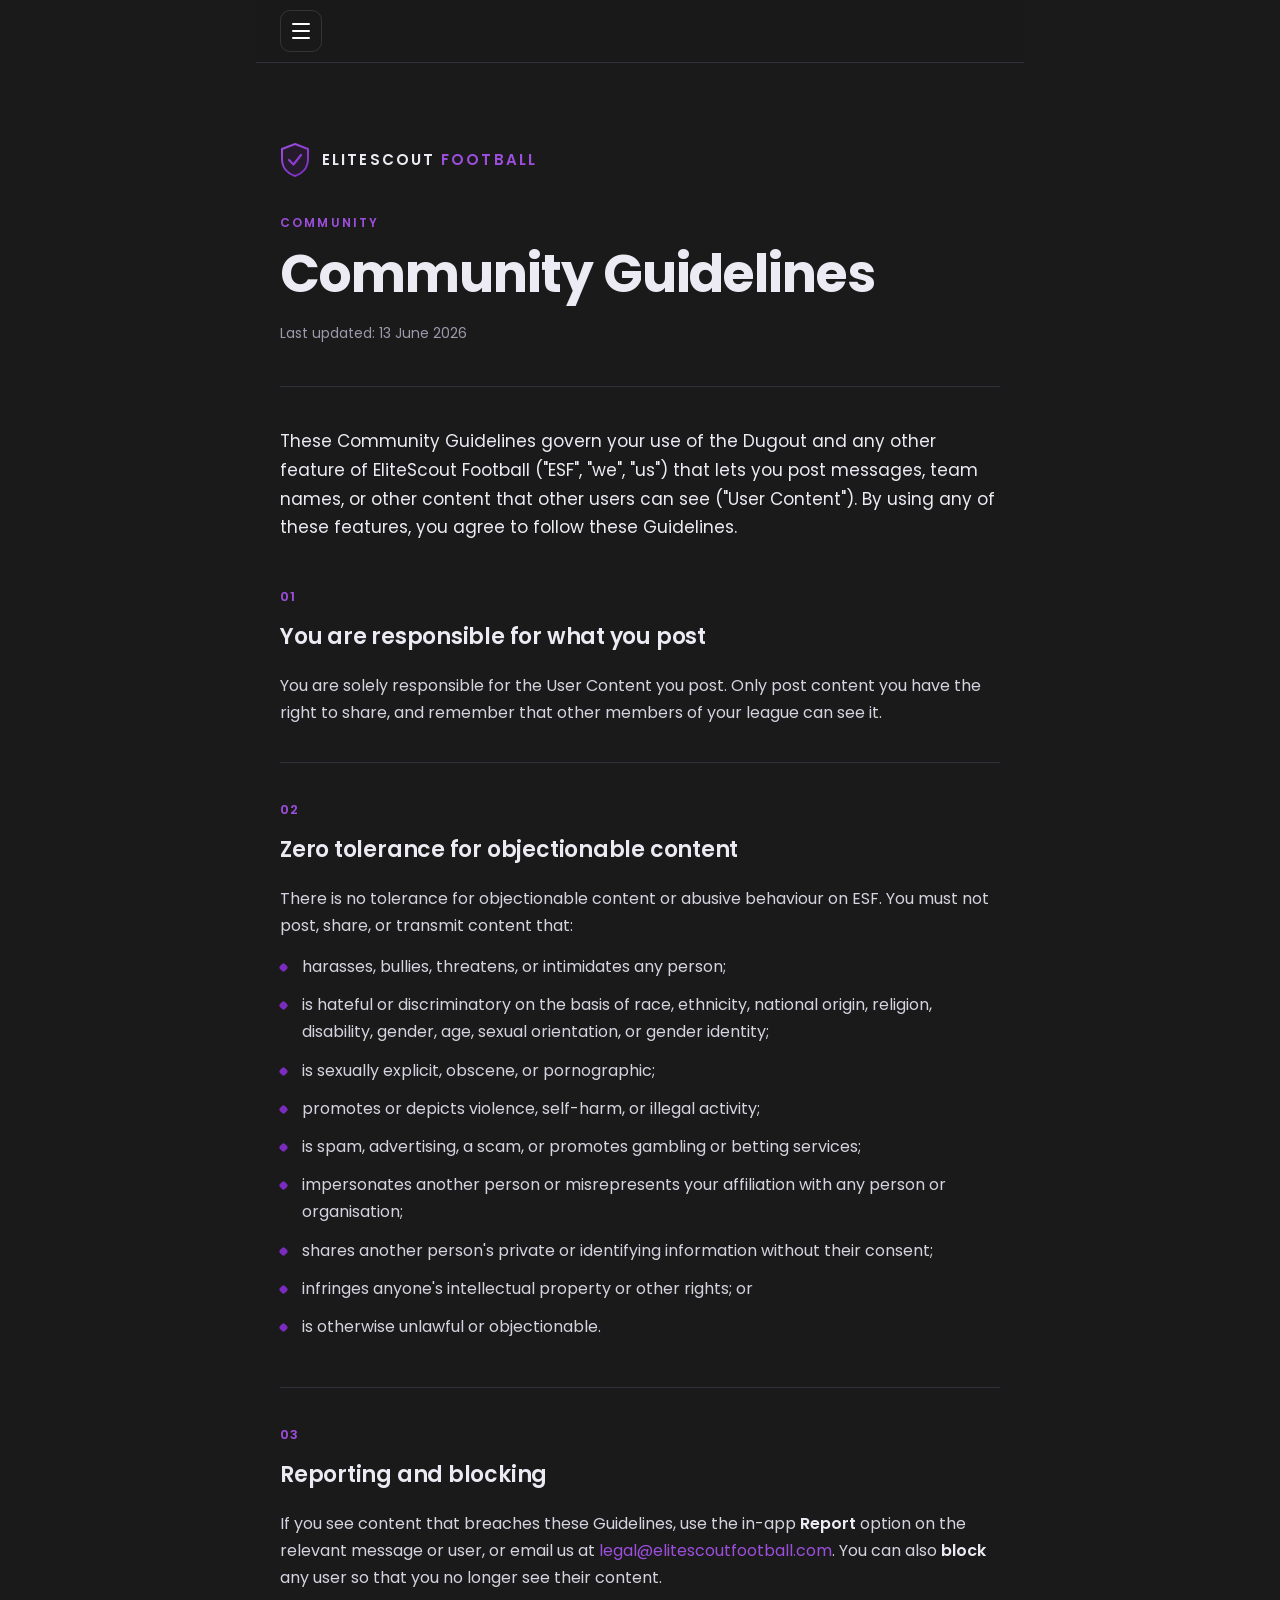
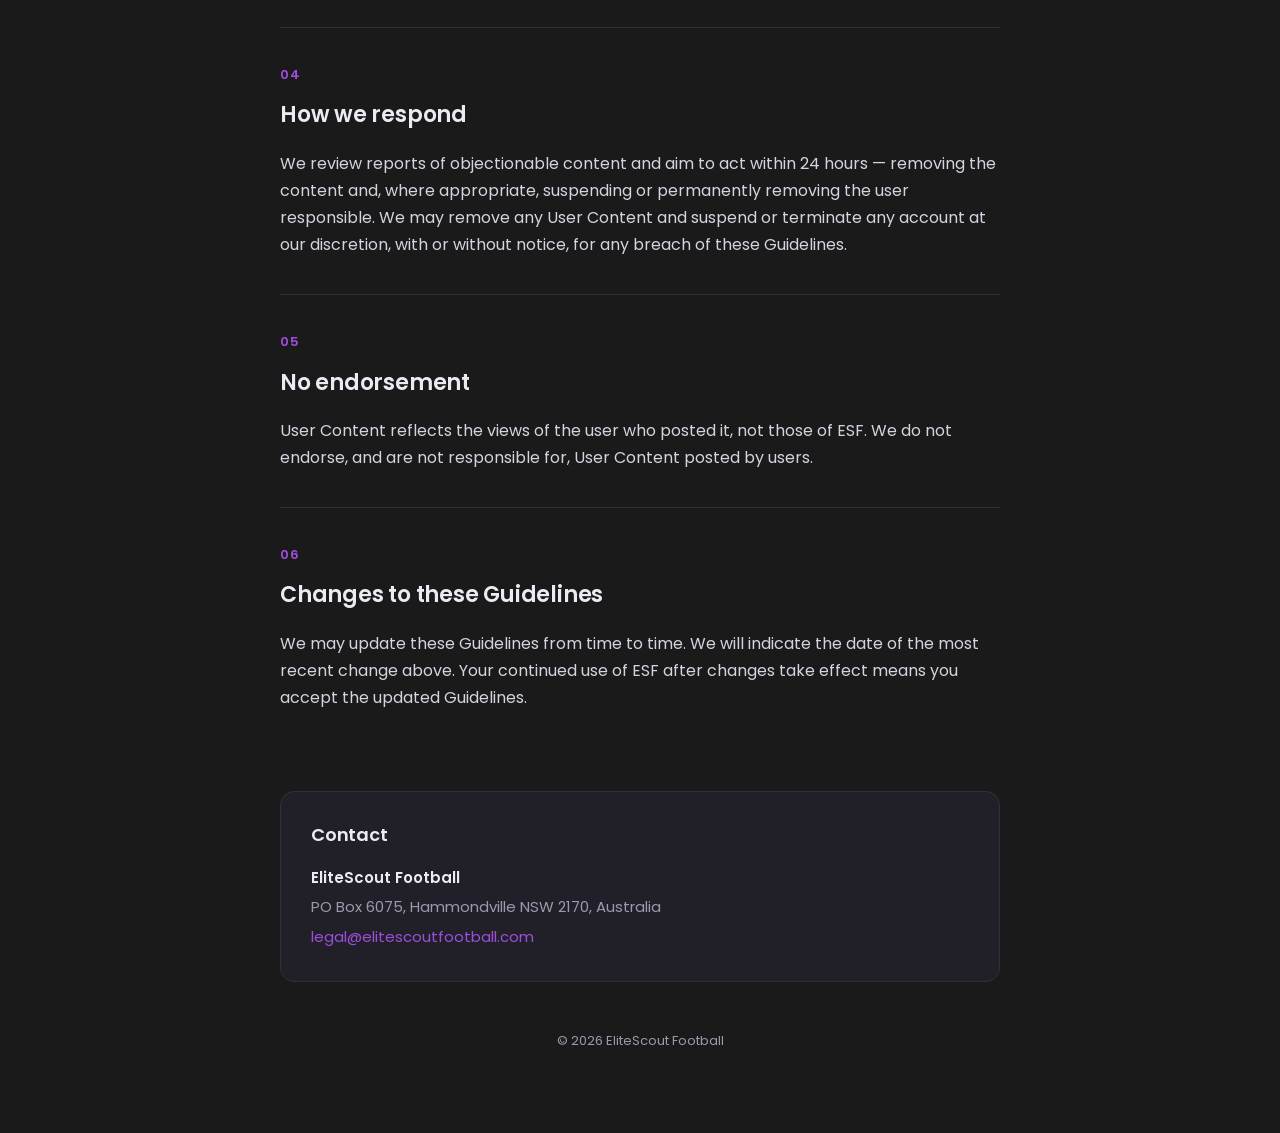
<file: community-guidelines/index.html>
<!DOCTYPE html>
<html lang="en">
<head>
<meta charset="UTF-8">
<meta name="viewport" content="width=device-width, initial-scale=1.0">
<title>Community Guidelines — EliteScout Football</title>
<meta name="description" content="The rules for the Dugout and other community features of EliteScout Football.">
<link rel="preconnect" href="https://fonts.googleapis.com">
<link rel="preconnect" href="https://fonts.gstatic.com" crossorigin>
<link href="https://fonts.googleapis.com/css2?family=Poppins:wght@400;500;600;700&display=swap" rel="stylesheet">
<script src="/nav.js" defer></script>
<style>
  :root {
    --bg: #1A1A1A;
    --surface: #212029;
    --line: #322F3D;
    --purple: #7B2CBF;
    --purple-light: #9D4EDD;
    --text: #ECEAF3;
    --muted: #9C99AC;
    --maxw: 720px;
  }

  * { box-sizing: border-box; margin: 0; padding: 0; }

  html { scroll-behavior: smooth; }

  body {
    background: var(--bg);
    color: var(--text);
    font-family: 'Poppins', system-ui, -apple-system, sans-serif;
    line-height: 1.7;
    -webkit-font-smoothing: antialiased;
    padding: 0 24px 80px;
  }

  .wrap { max-width: var(--maxw); margin: 0 auto; }

  /* Header */
  header {
    padding: 56px 0 40px;
    border-bottom: 1px solid var(--line);
    margin-bottom: 8px;
  }

  .mark {
    display: inline-flex;
    align-items: center;
    gap: 12px;
    margin-bottom: 36px;
  }

  .shield {
    width: 30px; height: 34px;
    flex: none;
  }

  .wordmark {
    font-size: 15px;
    font-weight: 600;
    letter-spacing: 0.14em;
    text-transform: uppercase;
    color: var(--text);
  }
  .wordmark span { color: var(--purple-light); }

  .eyebrow {
    font-size: 12px;
    font-weight: 600;
    letter-spacing: 0.18em;
    text-transform: uppercase;
    color: var(--purple-light);
    margin-bottom: 14px;
  }

  h1 {
    font-size: clamp(34px, 7vw, 52px);
    font-weight: 700;
    line-height: 1.05;
    letter-spacing: -0.02em;
    margin-bottom: 20px;
  }

  .updated {
    font-size: 14px;
    color: var(--muted);
  }

  .intro {
    font-size: 17px;
    color: var(--text);
    margin: 40px 0 8px;
  }

  /* Sections */
  section {
    padding: 36px 0;
    border-bottom: 1px solid var(--line);
  }
  section:last-of-type { border-bottom: none; }

  .num {
    font-size: 13px;
    font-weight: 600;
    letter-spacing: 0.1em;
    color: var(--purple-light);
    display: block;
    margin-bottom: 10px;
  }

  h2 {
    font-size: 22px;
    font-weight: 600;
    letter-spacing: -0.01em;
    margin-bottom: 16px;
  }

  p { margin-bottom: 14px; color: #D6D3E0; }
  p:last-child { margin-bottom: 0; }

  ul { list-style: none; margin: 8px 0 0; }

  li {
    position: relative;
    padding-left: 22px;
    margin-bottom: 11px;
    color: #D6D3E0;
  }

  li::before {
    content: "";
    position: absolute;
    left: 0;
    top: 0.7em;
    width: 7px; height: 7px;
    border-radius: 2px;
    background: var(--purple);
    transform: rotate(45deg);
  }

  strong { color: var(--text); font-weight: 600; }

  a { color: var(--purple-light); text-decoration: none; border-bottom: 1px solid transparent; transition: border-color .15s; }
  a:hover { border-bottom-color: var(--purple-light); }

  /* Contact card */
  .contact {
    margin-top: 44px;
    background: var(--surface);
    border: 1px solid var(--line);
    border-radius: 14px;
    padding: 28px 30px;
  }
  .contact h2 { font-size: 18px; margin-bottom: 14px; }
  .contact p { font-size: 15px; margin-bottom: 4px; color: var(--muted); }
  .contact .org { color: var(--text); font-weight: 600; }

  footer {
    margin-top: 48px;
    font-size: 13px;
    color: var(--muted);
    text-align: center;
  }

  :focus-visible { outline: 2px solid var(--purple-light); outline-offset: 3px; border-radius: 2px; }

  /* Top navigation */
  .topnav {
    position: sticky;
    top: 0;
    z-index: 50;
    margin: 0 -24px 24px;
    padding: 10px 24px;
    background: rgba(26, 26, 26, 0.92);
    backdrop-filter: saturate(140%) blur(8px);
    -webkit-backdrop-filter: saturate(140%) blur(8px);
    border-bottom: 1px solid var(--line);
  }
  .topnav-inner {
    max-width: var(--maxw);
    margin: 0 auto;
    display: flex;
    gap: 4px;
    flex-wrap: wrap;
    font-size: 13px;
  }
  .topnav-link {
    padding: 8px 12px;
    border-radius: 8px;
    color: var(--muted);
    font-weight: 500;
    letter-spacing: 0.02em;
    text-decoration: none;
    white-space: nowrap;
    border-bottom: 1px solid transparent !important;
    transition: background .15s, color .15s;
  }
  .topnav-link:hover {
    color: var(--text);
    background: rgba(123, 44, 191, 0.12);
  }
  .topnav-link.is-active {
    color: var(--purple-light);
    background: rgba(123, 44, 191, 0.18);
  }
  @media (max-width: 520px) {
    .topnav { padding: 8px 16px; }
    .topnav-inner { flex-wrap: nowrap; overflow-x: auto; -webkit-overflow-scrolling: touch; gap: 2px; }
    .topnav-inner::-webkit-scrollbar { display: none; }
  }

  @media (prefers-reduced-motion: reduce) {
    html { scroll-behavior: auto; }
  }
</style>
</head>
<body>
<div class="wrap">
  <nav class="topnav" aria-label="Primary">
    <div class="topnav-inner">
      <a class="topnav-link" href="/">Home</a>
      <a class="topnav-link" href="/support">Support</a>
      <a class="topnav-link is-active" href="/community-guidelines">Community</a>
      <a class="topnav-link" href="/terms">Terms</a>
      <a class="topnav-link" href="/contest-terms">Contest Terms</a>
      <a class="topnav-link" href="/delete-account">Delete Account</a>
    </div>
  </nav>
  <header>
    <div class="mark">
      <svg class="shield" viewBox="0 0 30 34" fill="none" xmlns="http://www.w3.org/2000/svg" aria-hidden="true">
        <path d="M15 1L28 6V16C28 24.5 22.5 30.5 15 33C7.5 30.5 2 24.5 2 16V6L15 1Z" stroke="url(#g)" stroke-width="2" fill="rgba(123,44,191,0.12)"/>
        <path d="M9 17L13.5 21.5L21 12" stroke="url(#g)" stroke-width="2.2" stroke-linecap="round" stroke-linejoin="round"/>
        <defs>
          <linearGradient id="g" x1="2" y1="1" x2="28" y2="33" gradientUnits="userSpaceOnUse">
            <stop stop-color="#9D4EDD"/>
            <stop offset="1" stop-color="#7B2CBF"/>
          </linearGradient>
        </defs>
      </svg>
      <span class="wordmark">EliteScout<span> Football</span></span>
    </div>
    <p class="eyebrow">Community</p>
    <h1>Community Guidelines</h1>
    <p class="updated">Last updated: 13 June 2026</p>
  </header>

  <p class="intro">These Community Guidelines govern your use of the Dugout and any other feature of EliteScout Football ("ESF", "we", "us") that lets you post messages, team names, or other content that other users can see ("User Content"). By using any of these features, you agree to follow these Guidelines.</p>

  <section>
    <span class="num">01</span>
    <h2>You are responsible for what you post</h2>
    <p>You are solely responsible for the User Content you post. Only post content you have the right to share, and remember that other members of your league can see it.</p>
  </section>

  <section>
    <span class="num">02</span>
    <h2>Zero tolerance for objectionable content</h2>
    <p>There is no tolerance for objectionable content or abusive behaviour on ESF. You must not post, share, or transmit content that:</p>
    <ul>
      <li>harasses, bullies, threatens, or intimidates any person;</li>
      <li>is hateful or discriminatory on the basis of race, ethnicity, national origin, religion, disability, gender, age, sexual orientation, or gender identity;</li>
      <li>is sexually explicit, obscene, or pornographic;</li>
      <li>promotes or depicts violence, self-harm, or illegal activity;</li>
      <li>is spam, advertising, a scam, or promotes gambling or betting services;</li>
      <li>impersonates another person or misrepresents your affiliation with any person or organisation;</li>
      <li>shares another person's private or identifying information without their consent;</li>
      <li>infringes anyone's intellectual property or other rights; or</li>
      <li>is otherwise unlawful or objectionable.</li>
    </ul>
  </section>

  <section>
    <span class="num">03</span>
    <h2>Reporting and blocking</h2>
    <p>If you see content that breaches these Guidelines, use the in-app <strong>Report</strong> option on the relevant message or user, or email us at <a href="mailto:legal@elitescoutfootball.com">legal@elitescoutfootball.com</a>. You can also <strong>block</strong> any user so that you no longer see their content.</p>
  </section>

  <section>
    <span class="num">04</span>
    <h2>How we respond</h2>
    <p>We review reports of objectionable content and aim to act within 24 hours — removing the content and, where appropriate, suspending or permanently removing the user responsible. We may remove any User Content and suspend or terminate any account at our discretion, with or without notice, for any breach of these Guidelines.</p>
  </section>

  <section>
    <span class="num">05</span>
    <h2>No endorsement</h2>
    <p>User Content reflects the views of the user who posted it, not those of ESF. We do not endorse, and are not responsible for, User Content posted by users.</p>
  </section>

  <section>
    <span class="num">06</span>
    <h2>Changes to these Guidelines</h2>
    <p>We may update these Guidelines from time to time. We will indicate the date of the most recent change above. Your continued use of ESF after changes take effect means you accept the updated Guidelines.</p>
  </section>

  <div class="contact">
    <h2>Contact</h2>
    <p class="org">EliteScout Football</p>
    <p>PO Box 6075, Hammondville NSW 2170, Australia</p>
    <p><a href="mailto:legal@elitescoutfootball.com">legal@elitescoutfootball.com</a></p>
  </div>

  <footer>© 2026 EliteScout Football</footer>
</div>
</body>
</html>
</file>
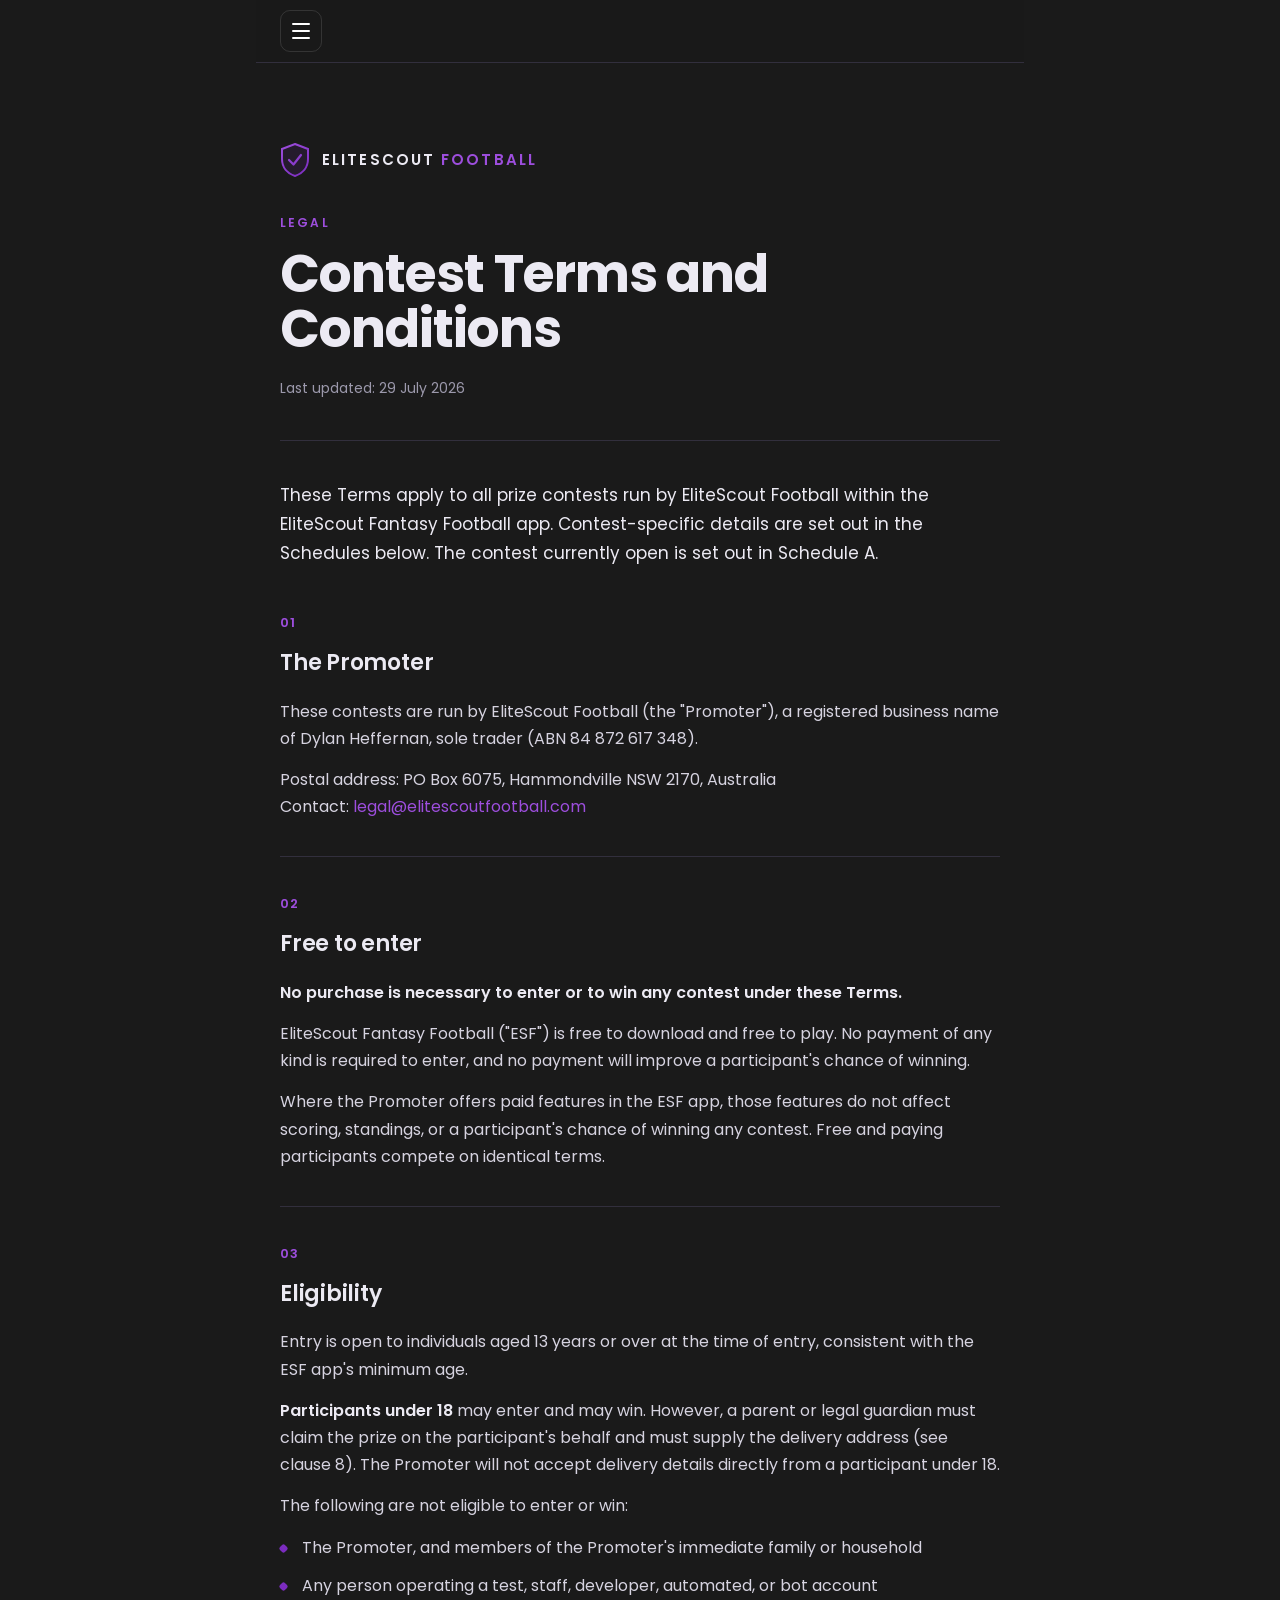
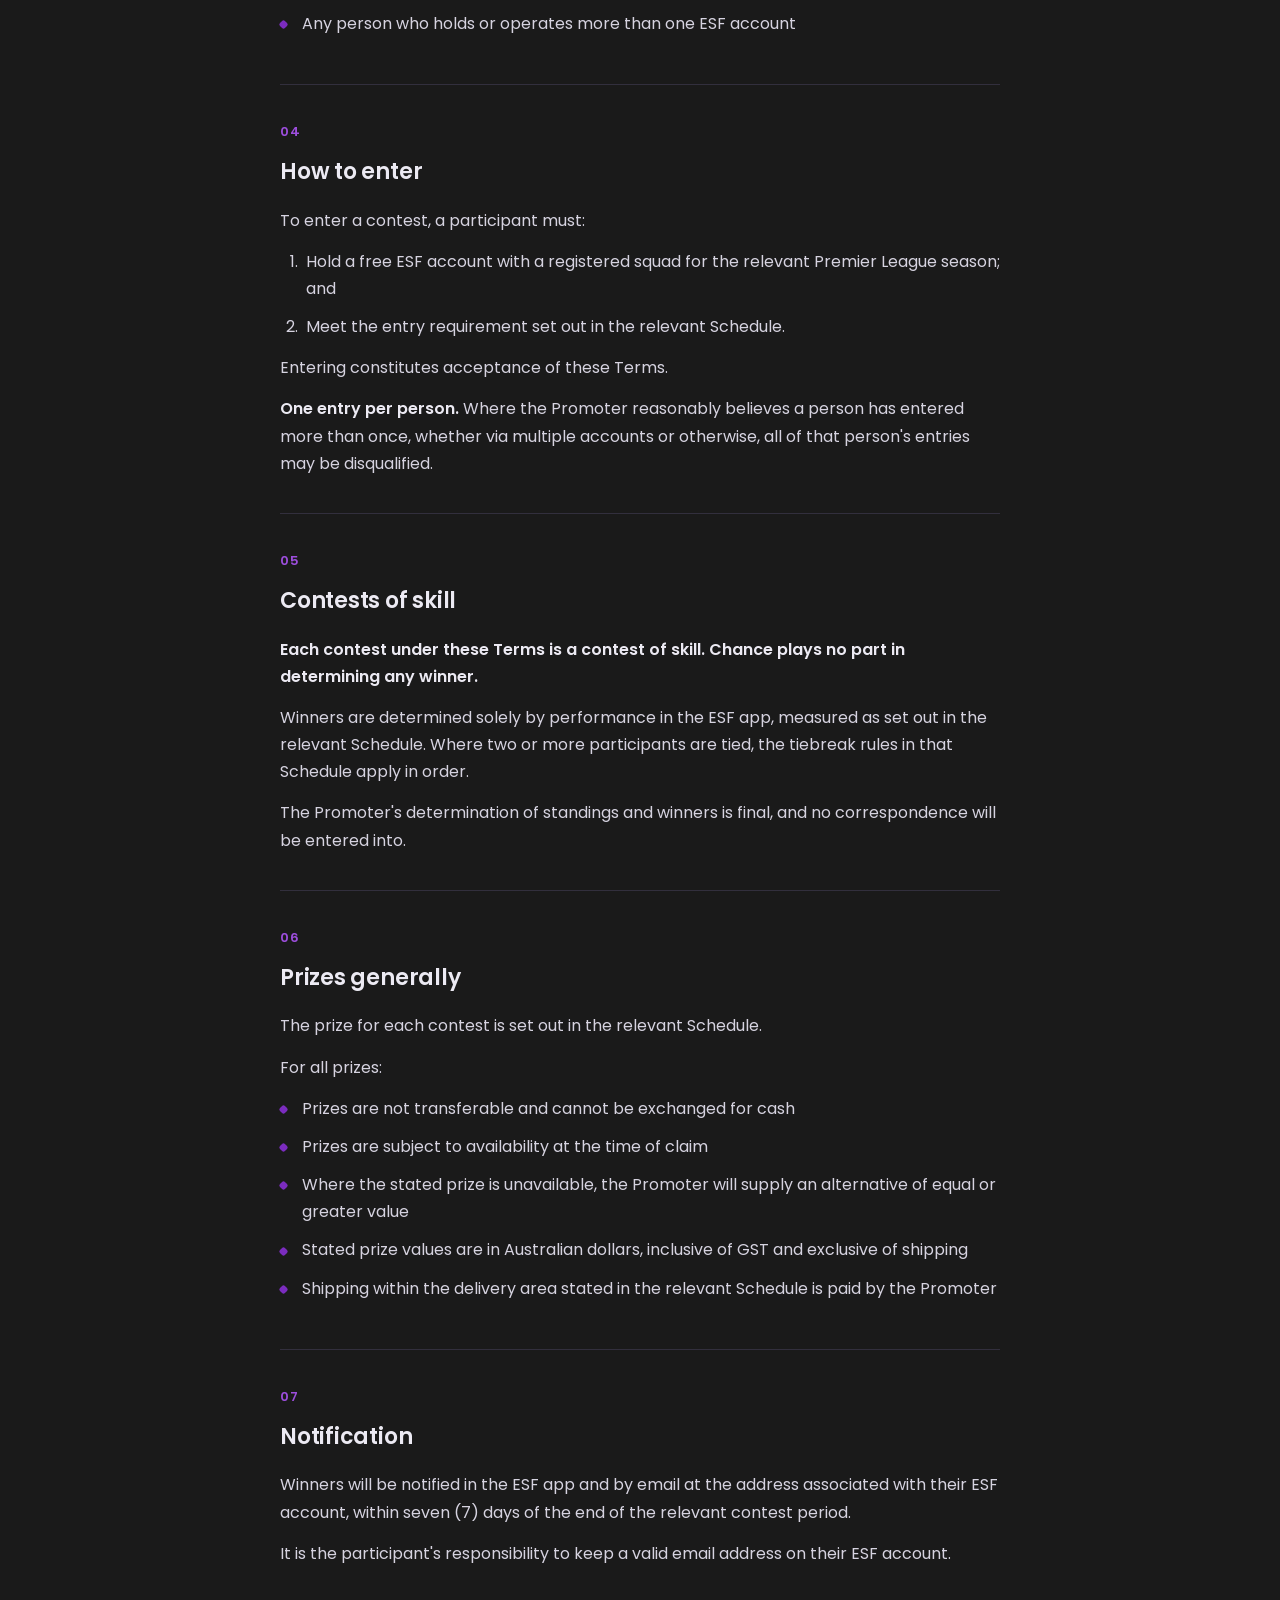
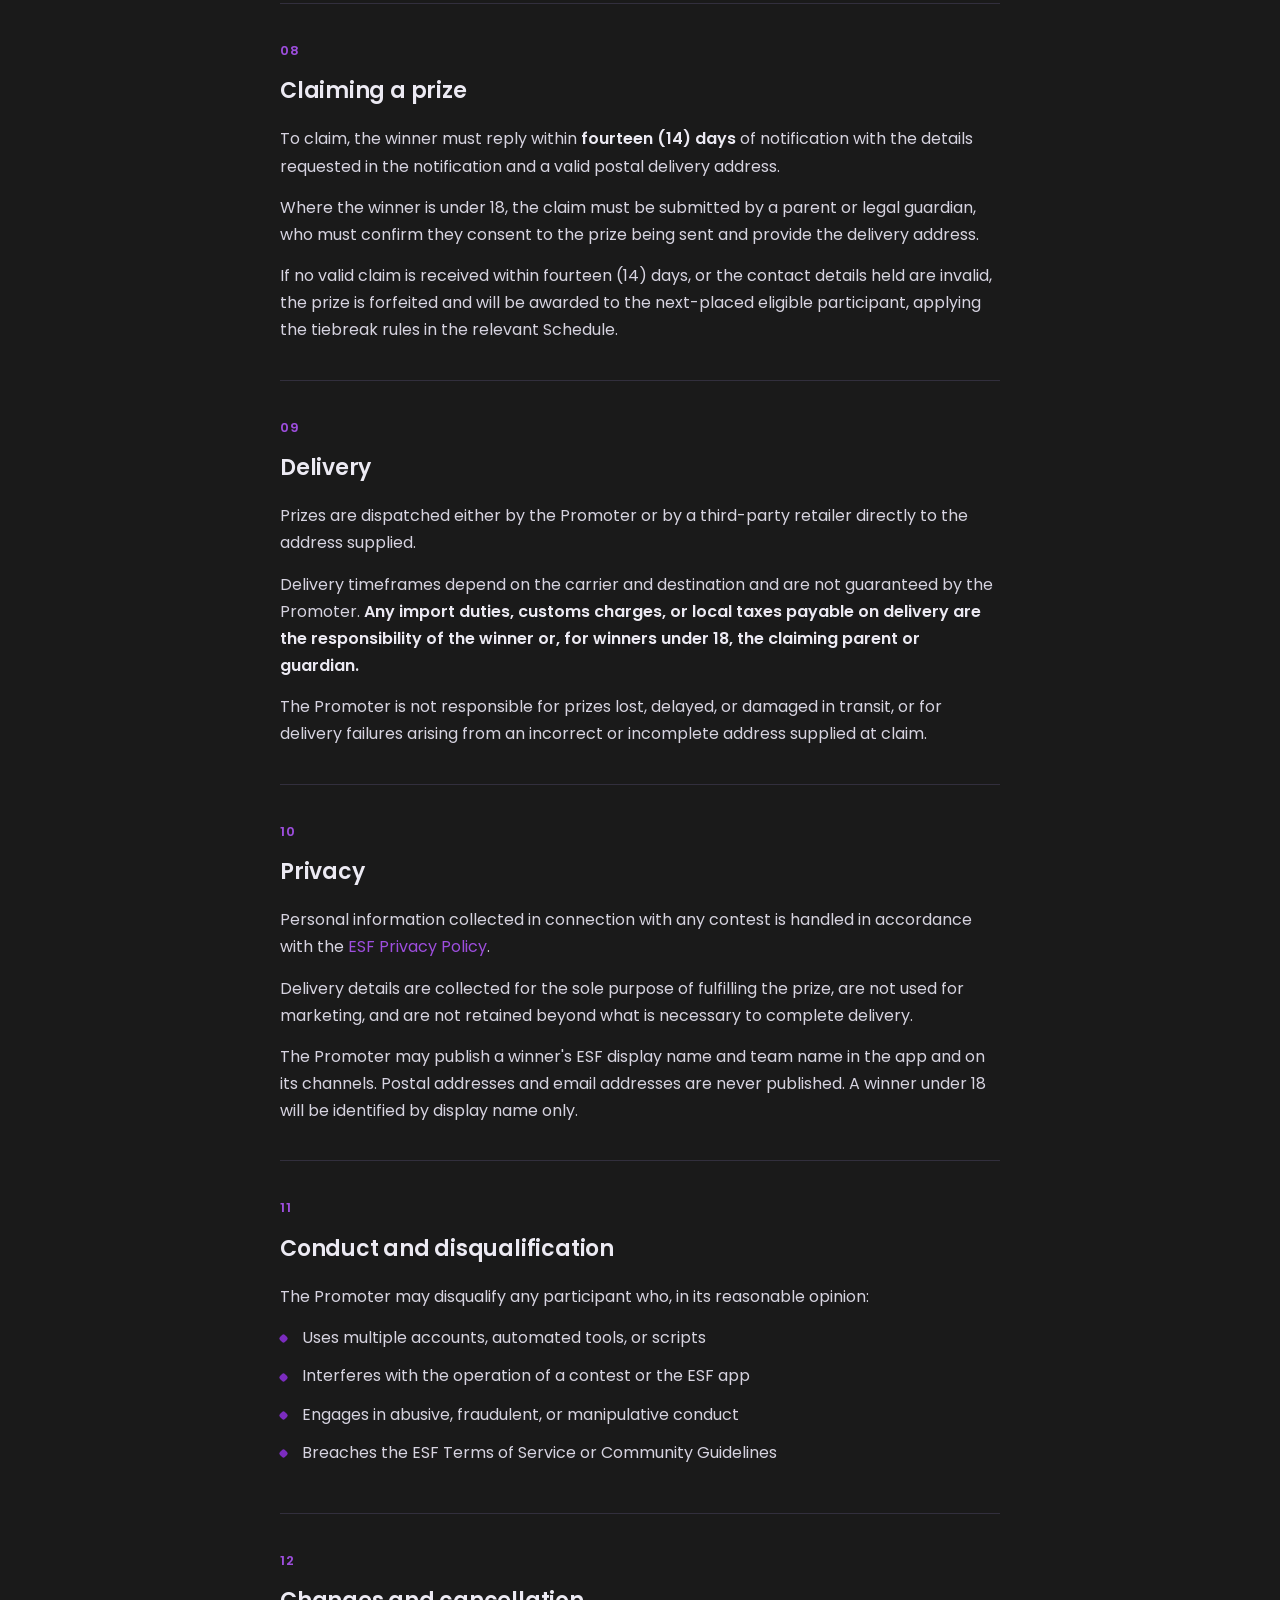
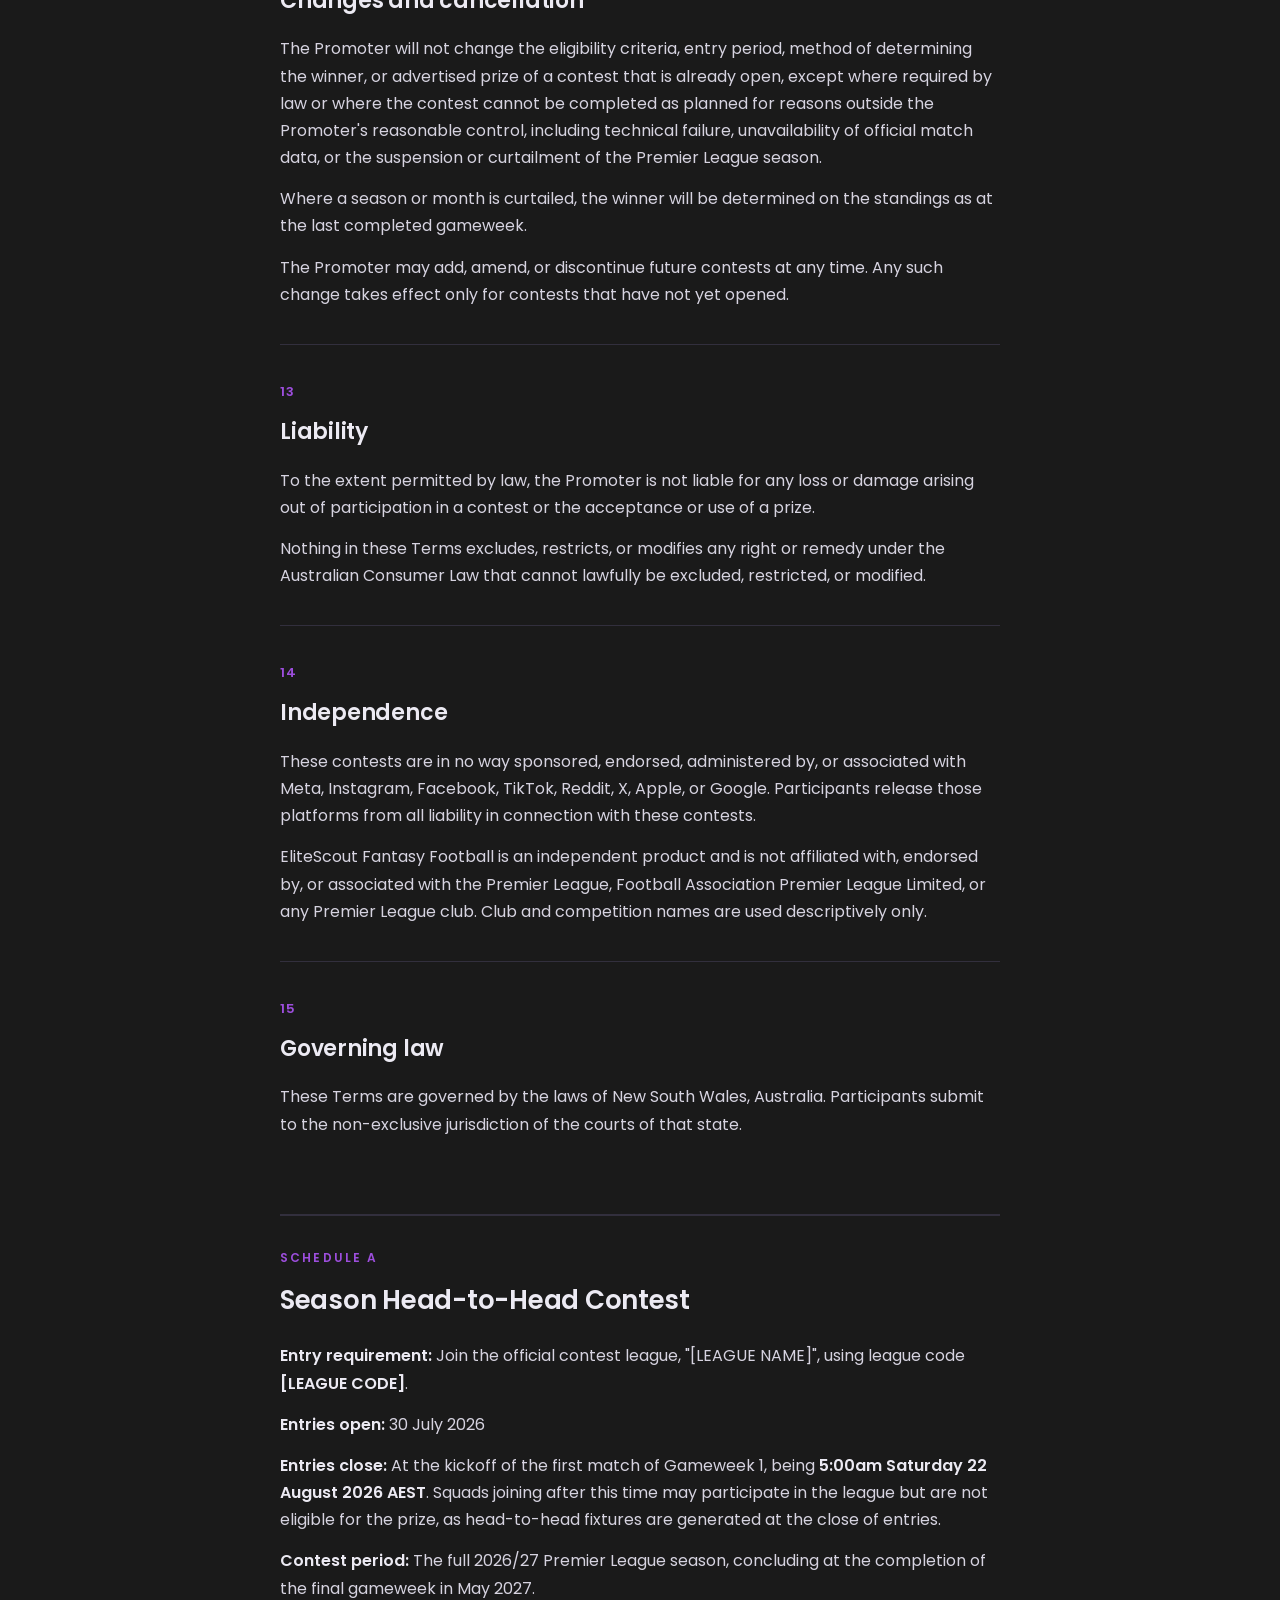
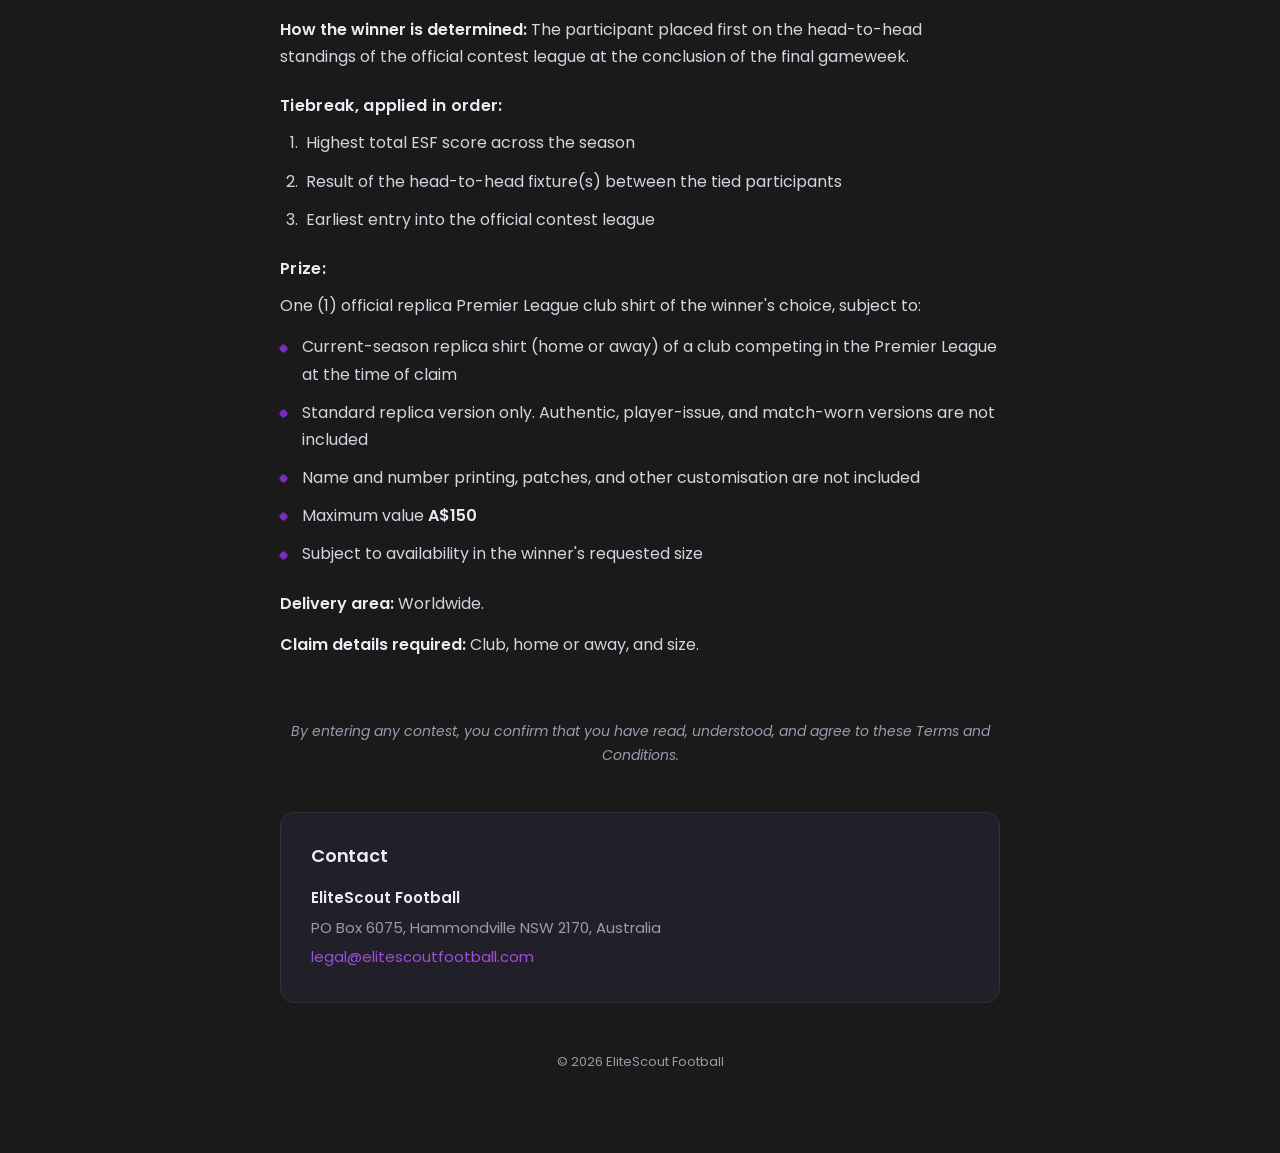
<file: contest-terms/index.html>
<!DOCTYPE html>
<html lang="en">
<head>
<meta charset="UTF-8">
<meta name="viewport" content="width=device-width, initial-scale=1.0">
<title>Contest Terms — EliteScout Football</title>
<meta name="description" content="Terms and conditions for prize contests run by EliteScout Football inside the EliteScout Fantasy Football app. Free to enter, contests of skill.">
<link rel="preconnect" href="https://fonts.googleapis.com">
<link rel="preconnect" href="https://fonts.gstatic.com" crossorigin>
<link href="https://fonts.googleapis.com/css2?family=Poppins:wght@400;500;600;700&display=swap" rel="stylesheet">
<script src="/nav.js" defer></script>
<style>
  :root {
    --bg: #1A1A1A;
    --surface: #212029;
    --line: #322F3D;
    --purple: #7B2CBF;
    --purple-light: #9D4EDD;
    --text: #ECEAF3;
    --muted: #9C99AC;
    --maxw: 720px;
  }

  * { box-sizing: border-box; margin: 0; padding: 0; }

  html { scroll-behavior: smooth; }

  body {
    background: var(--bg);
    color: var(--text);
    font-family: 'Poppins', system-ui, -apple-system, sans-serif;
    line-height: 1.7;
    -webkit-font-smoothing: antialiased;
    padding: 0 24px 80px;
  }

  .wrap { max-width: var(--maxw); margin: 0 auto; }

  header {
    padding: 56px 0 40px;
    border-bottom: 1px solid var(--line);
    margin-bottom: 8px;
  }

  .mark {
    display: inline-flex;
    align-items: center;
    gap: 12px;
    margin-bottom: 36px;
  }

  .shield { width: 30px; height: 34px; flex: none; }

  .wordmark {
    font-size: 15px;
    font-weight: 600;
    letter-spacing: 0.14em;
    text-transform: uppercase;
    color: var(--text);
  }
  .wordmark span { color: var(--purple-light); }

  .eyebrow {
    font-size: 12px;
    font-weight: 600;
    letter-spacing: 0.18em;
    text-transform: uppercase;
    color: var(--purple-light);
    margin-bottom: 14px;
  }

  h1 {
    font-size: clamp(34px, 7vw, 52px);
    font-weight: 700;
    line-height: 1.05;
    letter-spacing: -0.02em;
    margin-bottom: 20px;
  }

  .updated { font-size: 14px; color: var(--muted); }

  .intro { font-size: 17px; color: var(--text); margin: 40px 0 8px; }

  section {
    padding: 36px 0;
    border-bottom: 1px solid var(--line);
  }
  section:last-of-type { border-bottom: none; }

  .num {
    font-size: 13px;
    font-weight: 600;
    letter-spacing: 0.1em;
    color: var(--purple-light);
    display: block;
    margin-bottom: 10px;
  }

  h2 {
    font-size: 22px;
    font-weight: 600;
    letter-spacing: -0.01em;
    margin-bottom: 16px;
  }

  h3 {
    font-size: 16px;
    font-weight: 600;
    letter-spacing: 0.02em;
    margin: 22px 0 10px;
    color: var(--text);
  }

  p { margin-bottom: 14px; color: #D6D3E0; }
  p:last-child { margin-bottom: 0; }

  ul { list-style: none; margin: 8px 0 0; }

  li {
    position: relative;
    padding-left: 22px;
    margin-bottom: 11px;
    color: #D6D3E0;
  }

  li::before {
    content: "";
    position: absolute;
    left: 0;
    top: 0.7em;
    width: 7px; height: 7px;
    border-radius: 2px;
    background: var(--purple);
    transform: rotate(45deg);
  }

  ol {
    margin: 8px 0 0;
    padding-left: 22px;
    color: #D6D3E0;
  }
  ol li { padding-left: 4px; }
  ol li::before { content: none; }

  strong { color: var(--text); font-weight: 600; }

  a { color: var(--purple-light); text-decoration: none; border-bottom: 1px solid transparent; transition: border-color .15s; }
  a:hover { border-bottom-color: var(--purple-light); }

  .schedule {
    margin-top: 40px;
    padding: 32px 0 8px;
    border-top: 2px solid var(--line);
  }
  .schedule .eyebrow { margin-bottom: 10px; }
  .schedule h2 {
    font-size: 26px;
    margin-bottom: 20px;
  }
  .schedule .kv { margin-bottom: 14px; }
  .schedule .kv strong { display: inline; }

  .contact {
    margin-top: 44px;
    background: var(--surface);
    border: 1px solid var(--line);
    border-radius: 14px;
    padding: 28px 30px;
  }
  .contact h2 { font-size: 18px; margin-bottom: 14px; }
  .contact p { font-size: 15px; margin-bottom: 4px; color: var(--muted); }
  .contact .org { color: var(--text); font-weight: 600; }

  .signoff {
    margin-top: 40px;
    font-size: 14px;
    color: var(--muted);
    font-style: italic;
    text-align: center;
  }

  footer {
    margin-top: 48px;
    font-size: 13px;
    color: var(--muted);
    text-align: center;
  }

  :focus-visible { outline: 2px solid var(--purple-light); outline-offset: 3px; border-radius: 2px; }

  /* Top navigation */
  .topnav {
    position: sticky;
    top: 0;
    z-index: 50;
    margin: 0 -24px 24px;
    padding: 10px 24px;
    background: rgba(26, 26, 26, 0.92);
    backdrop-filter: saturate(140%) blur(8px);
    -webkit-backdrop-filter: saturate(140%) blur(8px);
    border-bottom: 1px solid var(--line);
  }
  .topnav-inner {
    max-width: var(--maxw);
    margin: 0 auto;
    display: flex;
    gap: 4px;
    flex-wrap: wrap;
    font-size: 13px;
  }
  .topnav-link {
    padding: 8px 12px;
    border-radius: 8px;
    color: var(--muted);
    font-weight: 500;
    letter-spacing: 0.02em;
    text-decoration: none;
    white-space: nowrap;
    border-bottom: 1px solid transparent !important;
    transition: background .15s, color .15s;
  }
  .topnav-link:hover {
    color: var(--text);
    background: rgba(123, 44, 191, 0.12);
  }
  .topnav-link.is-active {
    color: var(--purple-light);
    background: rgba(123, 44, 191, 0.18);
  }
  @media (max-width: 520px) {
    .topnav { padding: 8px 16px; }
    .topnav-inner { flex-wrap: nowrap; overflow-x: auto; -webkit-overflow-scrolling: touch; gap: 2px; }
    .topnav-inner::-webkit-scrollbar { display: none; }
  }

  @media (prefers-reduced-motion: reduce) { html { scroll-behavior: auto; } }
</style>
</head>
<body>
<div class="wrap">
  <nav class="topnav" aria-label="Primary">
    <div class="topnav-inner">
      <a class="topnav-link" href="/">Home</a>
      <a class="topnav-link" href="/support">Support</a>
      <a class="topnav-link" href="/community-guidelines">Community</a>
      <a class="topnav-link" href="/terms">Terms</a>
      <a class="topnav-link is-active" href="/contest-terms">Contest Terms</a>
      <a class="topnav-link" href="/delete-account">Delete Account</a>
    </div>
  </nav>
  <header>
    <div class="mark">
      <svg class="shield" viewBox="0 0 30 34" fill="none" xmlns="http://www.w3.org/2000/svg" aria-hidden="true">
        <path d="M15 1L28 6V16C28 24.5 22.5 30.5 15 33C7.5 30.5 2 24.5 2 16V6L15 1Z" stroke="url(#g)" stroke-width="2" fill="rgba(123,44,191,0.12)"/>
        <path d="M9 17L13.5 21.5L21 12" stroke="url(#g)" stroke-width="2.2" stroke-linecap="round" stroke-linejoin="round"/>
        <defs>
          <linearGradient id="g" x1="2" y1="1" x2="28" y2="33" gradientUnits="userSpaceOnUse">
            <stop stop-color="#9D4EDD"/>
            <stop offset="1" stop-color="#7B2CBF"/>
          </linearGradient>
        </defs>
      </svg>
      <span class="wordmark">EliteScout<span> Football</span></span>
    </div>
    <p class="eyebrow">Legal</p>
    <h1>Contest Terms and Conditions</h1>
    <p class="updated">Last updated: 29 July 2026</p>
  </header>

  <p class="intro">These Terms apply to all prize contests run by EliteScout Football within the EliteScout Fantasy Football app. Contest-specific details are set out in the Schedules below. The contest currently open is set out in Schedule A.</p>

  <section>
    <span class="num">01</span>
    <h2>The Promoter</h2>
    <p>These contests are run by EliteScout Football (the "Promoter"), a registered business name of Dylan Heffernan, sole trader (ABN 84 872 617 348).</p>
    <p>Postal address: PO Box 6075, Hammondville NSW 2170, Australia<br>
    Contact: <a href="mailto:legal@elitescoutfootball.com">legal@elitescoutfootball.com</a></p>
  </section>

  <section>
    <span class="num">02</span>
    <h2>Free to enter</h2>
    <p><strong>No purchase is necessary to enter or to win any contest under these Terms.</strong></p>
    <p>EliteScout Fantasy Football ("ESF") is free to download and free to play. No payment of any kind is required to enter, and no payment will improve a participant's chance of winning.</p>
    <p>Where the Promoter offers paid features in the ESF app, those features do not affect scoring, standings, or a participant's chance of winning any contest. Free and paying participants compete on identical terms.</p>
  </section>

  <section>
    <span class="num">03</span>
    <h2>Eligibility</h2>
    <p>Entry is open to individuals aged 13 years or over at the time of entry, consistent with the ESF app's minimum age.</p>
    <p><strong>Participants under 18</strong> may enter and may win. However, a parent or legal guardian must claim the prize on the participant's behalf and must supply the delivery address (see clause 8). The Promoter will not accept delivery details directly from a participant under 18.</p>
    <p>The following are not eligible to enter or win:</p>
    <ul>
      <li>The Promoter, and members of the Promoter's immediate family or household</li>
      <li>Any person operating a test, staff, developer, automated, or bot account</li>
      <li>Any person who holds or operates more than one ESF account</li>
    </ul>
  </section>

  <section>
    <span class="num">04</span>
    <h2>How to enter</h2>
    <p>To enter a contest, a participant must:</p>
    <ol>
      <li>Hold a free ESF account with a registered squad for the relevant Premier League season; and</li>
      <li>Meet the entry requirement set out in the relevant Schedule.</li>
    </ol>
    <p style="margin-top:14px">Entering constitutes acceptance of these Terms.</p>
    <p><strong>One entry per person.</strong> Where the Promoter reasonably believes a person has entered more than once, whether via multiple accounts or otherwise, all of that person's entries may be disqualified.</p>
  </section>

  <section>
    <span class="num">05</span>
    <h2>Contests of skill</h2>
    <p><strong>Each contest under these Terms is a contest of skill. Chance plays no part in determining any winner.</strong></p>
    <p>Winners are determined solely by performance in the ESF app, measured as set out in the relevant Schedule. Where two or more participants are tied, the tiebreak rules in that Schedule apply in order.</p>
    <p>The Promoter's determination of standings and winners is final, and no correspondence will be entered into.</p>
  </section>

  <section>
    <span class="num">06</span>
    <h2>Prizes generally</h2>
    <p>The prize for each contest is set out in the relevant Schedule.</p>
    <p>For all prizes:</p>
    <ul>
      <li>Prizes are not transferable and cannot be exchanged for cash</li>
      <li>Prizes are subject to availability at the time of claim</li>
      <li>Where the stated prize is unavailable, the Promoter will supply an alternative of equal or greater value</li>
      <li>Stated prize values are in Australian dollars, inclusive of GST and exclusive of shipping</li>
      <li>Shipping within the delivery area stated in the relevant Schedule is paid by the Promoter</li>
    </ul>
  </section>

  <section>
    <span class="num">07</span>
    <h2>Notification</h2>
    <p>Winners will be notified in the ESF app and by email at the address associated with their ESF account, within seven (7) days of the end of the relevant contest period.</p>
    <p>It is the participant's responsibility to keep a valid email address on their ESF account.</p>
  </section>

  <section>
    <span class="num">08</span>
    <h2>Claiming a prize</h2>
    <p>To claim, the winner must reply within <strong>fourteen (14) days</strong> of notification with the details requested in the notification and a valid postal delivery address.</p>
    <p>Where the winner is under 18, the claim must be submitted by a parent or legal guardian, who must confirm they consent to the prize being sent and provide the delivery address.</p>
    <p>If no valid claim is received within fourteen (14) days, or the contact details held are invalid, the prize is forfeited and will be awarded to the next-placed eligible participant, applying the tiebreak rules in the relevant Schedule.</p>
  </section>

  <section>
    <span class="num">09</span>
    <h2>Delivery</h2>
    <p>Prizes are dispatched either by the Promoter or by a third-party retailer directly to the address supplied.</p>
    <p>Delivery timeframes depend on the carrier and destination and are not guaranteed by the Promoter. <strong>Any import duties, customs charges, or local taxes payable on delivery are the responsibility of the winner or, for winners under 18, the claiming parent or guardian.</strong></p>
    <p>The Promoter is not responsible for prizes lost, delayed, or damaged in transit, or for delivery failures arising from an incorrect or incomplete address supplied at claim.</p>
  </section>

  <section>
    <span class="num">10</span>
    <h2>Privacy</h2>
    <p>Personal information collected in connection with any contest is handled in accordance with the <a href="https://www.iubenda.com/privacy-policy/25225268/full-legal">ESF Privacy Policy</a>.</p>
    <p>Delivery details are collected for the sole purpose of fulfilling the prize, are not used for marketing, and are not retained beyond what is necessary to complete delivery.</p>
    <p>The Promoter may publish a winner's ESF display name and team name in the app and on its channels. Postal addresses and email addresses are never published. A winner under 18 will be identified by display name only.</p>
  </section>

  <section>
    <span class="num">11</span>
    <h2>Conduct and disqualification</h2>
    <p>The Promoter may disqualify any participant who, in its reasonable opinion:</p>
    <ul>
      <li>Uses multiple accounts, automated tools, or scripts</li>
      <li>Interferes with the operation of a contest or the ESF app</li>
      <li>Engages in abusive, fraudulent, or manipulative conduct</li>
      <li>Breaches the ESF Terms of Service or Community Guidelines</li>
    </ul>
  </section>

  <section>
    <span class="num">12</span>
    <h2>Changes and cancellation</h2>
    <p>The Promoter will not change the eligibility criteria, entry period, method of determining the winner, or advertised prize of a contest that is already open, except where required by law or where the contest cannot be completed as planned for reasons outside the Promoter's reasonable control, including technical failure, unavailability of official match data, or the suspension or curtailment of the Premier League season.</p>
    <p>Where a season or month is curtailed, the winner will be determined on the standings as at the last completed gameweek.</p>
    <p>The Promoter may add, amend, or discontinue future contests at any time. Any such change takes effect only for contests that have not yet opened.</p>
  </section>

  <section>
    <span class="num">13</span>
    <h2>Liability</h2>
    <p>To the extent permitted by law, the Promoter is not liable for any loss or damage arising out of participation in a contest or the acceptance or use of a prize.</p>
    <p>Nothing in these Terms excludes, restricts, or modifies any right or remedy under the Australian Consumer Law that cannot lawfully be excluded, restricted, or modified.</p>
  </section>

  <section>
    <span class="num">14</span>
    <h2>Independence</h2>
    <p>These contests are in no way sponsored, endorsed, administered by, or associated with Meta, Instagram, Facebook, TikTok, Reddit, X, Apple, or Google. Participants release those platforms from all liability in connection with these contests.</p>
    <p>EliteScout Fantasy Football is an independent product and is not affiliated with, endorsed by, or associated with the Premier League, Football Association Premier League Limited, or any Premier League club. Club and competition names are used descriptively only.</p>
  </section>

  <section>
    <span class="num">15</span>
    <h2>Governing law</h2>
    <p>These Terms are governed by the laws of New South Wales, Australia. Participants submit to the non-exclusive jurisdiction of the courts of that state.</p>
  </section>

  <div class="schedule">
    <p class="eyebrow">Schedule A</p>
    <h2>Season Head-to-Head Contest</h2>

    <p class="kv"><strong>Entry requirement:</strong> Join the official contest league, "[LEAGUE NAME]", using league code <strong>[LEAGUE CODE]</strong>.</p>

    <p class="kv"><strong>Entries open:</strong> 30 July 2026</p>

    <p class="kv"><strong>Entries close:</strong> At the kickoff of the first match of Gameweek 1, being <strong>5:00am Saturday 22 August 2026 AEST</strong>. Squads joining after this time may participate in the league but are not eligible for the prize, as head-to-head fixtures are generated at the close of entries.</p>

    <p class="kv"><strong>Contest period:</strong> The full 2026/27 Premier League season, concluding at the completion of the final gameweek in May 2027.</p>

    <p class="kv"><strong>How the winner is determined:</strong> The participant placed first on the head-to-head standings of the official contest league at the conclusion of the final gameweek.</p>

    <h3>Tiebreak, applied in order:</h3>
    <ol>
      <li>Highest total ESF score across the season</li>
      <li>Result of the head-to-head fixture(s) between the tied participants</li>
      <li>Earliest entry into the official contest league</li>
    </ol>

    <h3>Prize:</h3>
    <p>One (1) official replica Premier League club shirt of the winner's choice, subject to:</p>
    <ul>
      <li>Current-season replica shirt (home or away) of a club competing in the Premier League at the time of claim</li>
      <li>Standard replica version only. Authentic, player-issue, and match-worn versions are not included</li>
      <li>Name and number printing, patches, and other customisation are not included</li>
      <li>Maximum value <strong>A$150</strong></li>
      <li>Subject to availability in the winner's requested size</li>
    </ul>

    <p class="kv" style="margin-top:22px"><strong>Delivery area:</strong> Worldwide.</p>

    <p class="kv"><strong>Claim details required:</strong> Club, home or away, and size.</p>
  </div>

  <p class="signoff">By entering any contest, you confirm that you have read, understood, and agree to these Terms and Conditions.</p>

  <div class="contact">
    <h2>Contact</h2>
    <p class="org">EliteScout Football</p>
    <p>PO Box 6075, Hammondville NSW 2170, Australia</p>
    <p><a href="mailto:legal@elitescoutfootball.com">legal@elitescoutfootball.com</a></p>
  </div>

  <footer>© 2026 EliteScout Football</footer>
</div>
</body>
</html>
</file>
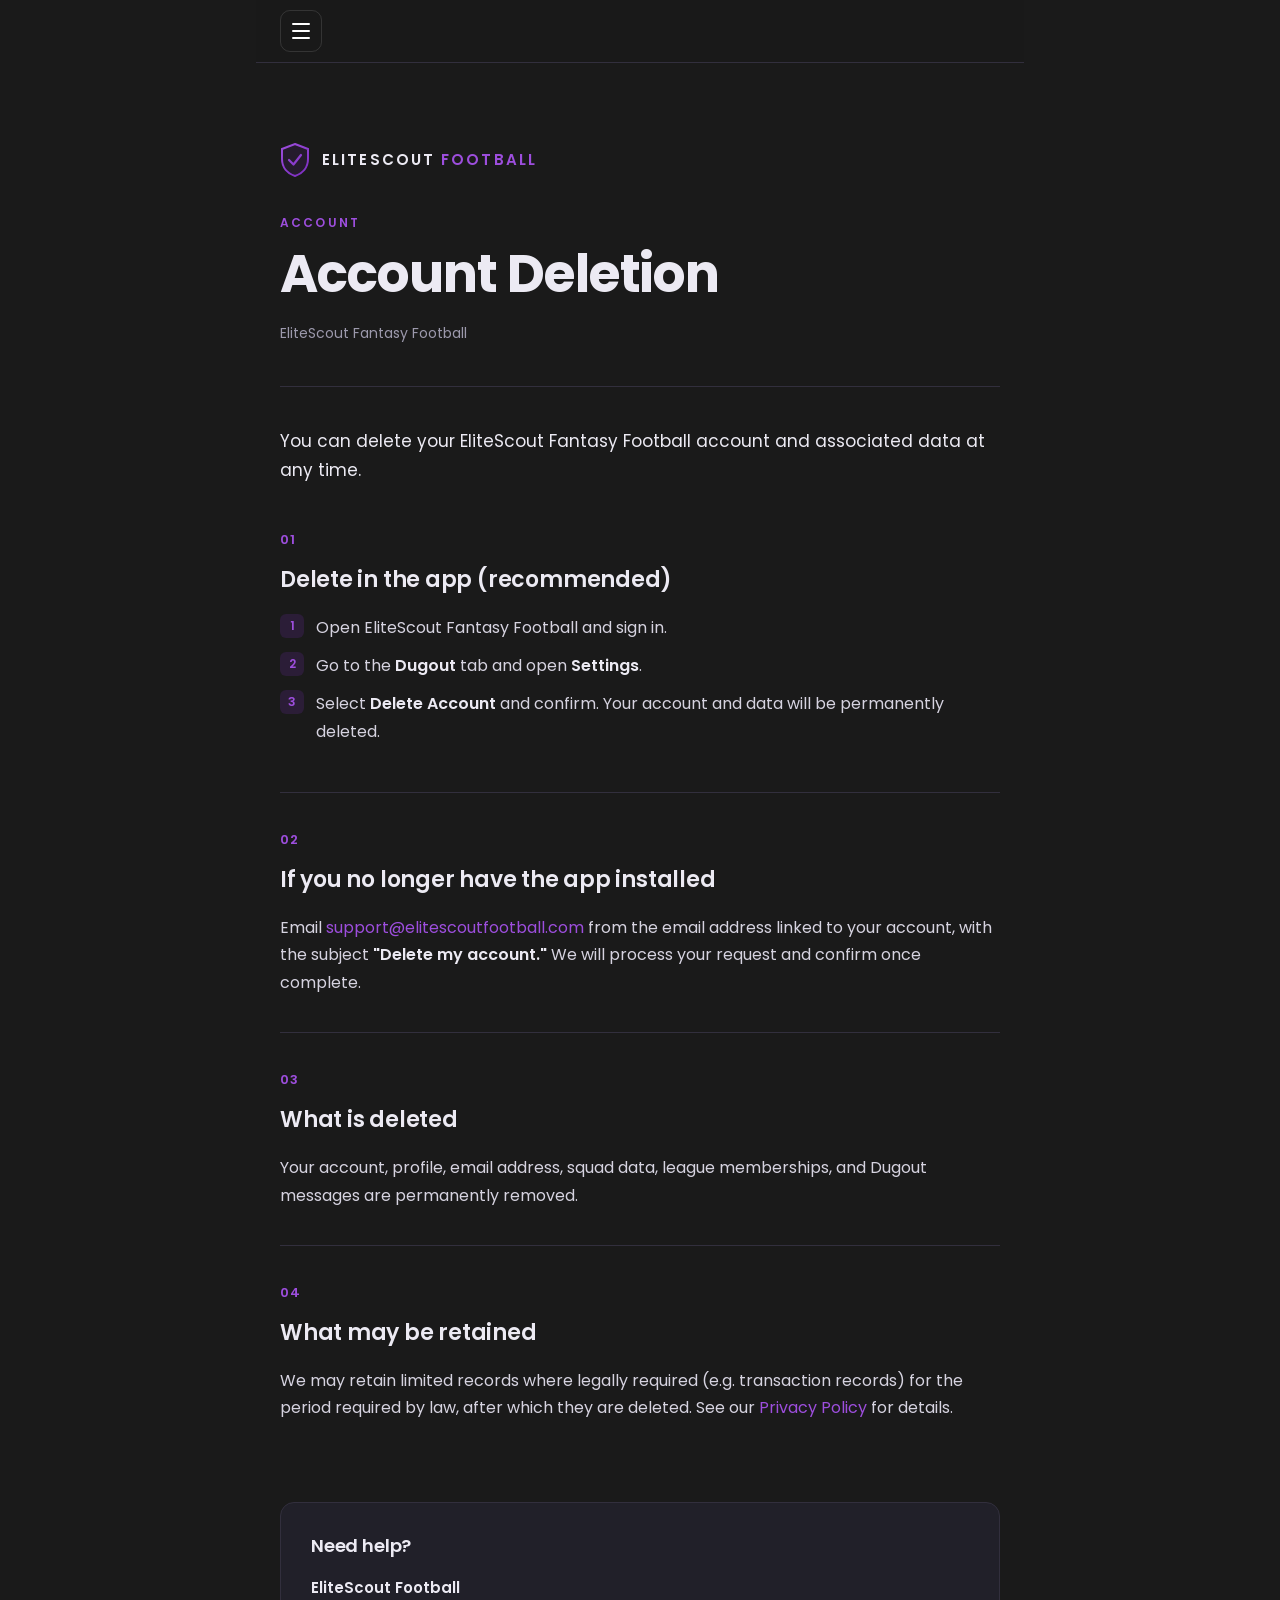
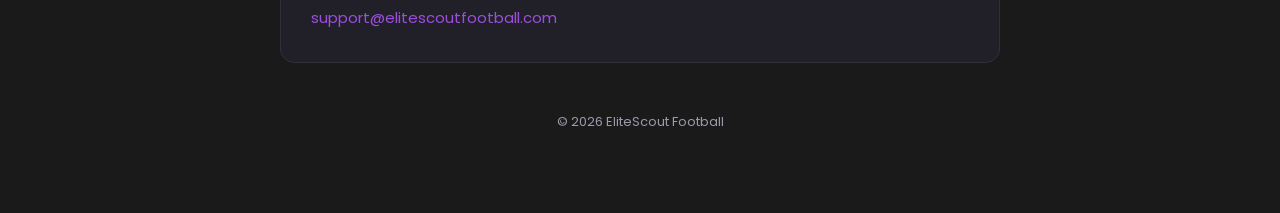
<file: delete-account/index.html>
<!DOCTYPE html>
<html lang="en">
<head>
<meta charset="UTF-8">
<meta name="viewport" content="width=device-width, initial-scale=1.0">
<title>Account Deletion — EliteScout Football</title>
<meta name="description" content="How to delete your EliteScout Fantasy Football account and what data is removed.">
<link rel="preconnect" href="https://fonts.googleapis.com">
<link rel="preconnect" href="https://fonts.gstatic.com" crossorigin>
<link href="https://fonts.googleapis.com/css2?family=Poppins:wght@400;500;600;700&display=swap" rel="stylesheet">
<script src="/nav.js" defer></script>
<style>
  :root {
    --bg: #1A1A1A;
    --surface: #212029;
    --line: #322F3D;
    --purple: #7B2CBF;
    --purple-light: #9D4EDD;
    --text: #ECEAF3;
    --muted: #9C99AC;
    --maxw: 720px;
  }

  * { box-sizing: border-box; margin: 0; padding: 0; }

  html { scroll-behavior: smooth; }

  body {
    background: var(--bg);
    color: var(--text);
    font-family: 'Poppins', system-ui, -apple-system, sans-serif;
    line-height: 1.7;
    -webkit-font-smoothing: antialiased;
    padding: 0 24px 80px;
  }

  .wrap { max-width: var(--maxw); margin: 0 auto; }

  header {
    padding: 56px 0 40px;
    border-bottom: 1px solid var(--line);
    margin-bottom: 8px;
  }

  .mark {
    display: inline-flex;
    align-items: center;
    gap: 12px;
    margin-bottom: 36px;
  }

  .shield { width: 30px; height: 34px; flex: none; }

  .wordmark {
    font-size: 15px;
    font-weight: 600;
    letter-spacing: 0.14em;
    text-transform: uppercase;
    color: var(--text);
  }
  .wordmark span { color: var(--purple-light); }

  .eyebrow {
    font-size: 12px;
    font-weight: 600;
    letter-spacing: 0.18em;
    text-transform: uppercase;
    color: var(--purple-light);
    margin-bottom: 14px;
  }

  h1 {
    font-size: clamp(34px, 7vw, 52px);
    font-weight: 700;
    line-height: 1.05;
    letter-spacing: -0.02em;
    margin-bottom: 20px;
  }

  .updated { font-size: 14px; color: var(--muted); }

  .intro { font-size: 17px; color: var(--text); margin: 40px 0 8px; }

  section {
    padding: 36px 0;
    border-bottom: 1px solid var(--line);
  }
  section:last-of-type { border-bottom: none; }

  .num {
    font-size: 13px;
    font-weight: 600;
    letter-spacing: 0.1em;
    color: var(--purple-light);
    display: block;
    margin-bottom: 10px;
  }

  h2 {
    font-size: 22px;
    font-weight: 600;
    letter-spacing: -0.01em;
    margin-bottom: 16px;
  }

  p { margin-bottom: 14px; color: #D6D3E0; }
  p:last-child { margin-bottom: 0; }

  ol, ul { list-style: none; margin: 8px 0 0; counter-reset: step; }

  li {
    position: relative;
    padding-left: 22px;
    margin-bottom: 11px;
    color: #D6D3E0;
  }

  ul li::before {
    content: "";
    position: absolute;
    left: 0;
    top: 0.7em;
    width: 7px; height: 7px;
    border-radius: 2px;
    background: var(--purple);
    transform: rotate(45deg);
  }

  ol li {
    padding-left: 36px;
    counter-increment: step;
  }
  ol li::before {
    content: counter(step);
    position: absolute;
    left: 0;
    top: 0;
    width: 24px;
    height: 24px;
    border-radius: 6px;
    background: rgba(123, 44, 191, 0.18);
    color: var(--purple-light);
    font-size: 12px;
    font-weight: 600;
    display: flex;
    align-items: center;
    justify-content: center;
    line-height: 1;
  }

  strong { color: var(--text); font-weight: 600; }

  a { color: var(--purple-light); text-decoration: none; border-bottom: 1px solid transparent; transition: border-color .15s; }
  a:hover { border-bottom-color: var(--purple-light); }

  .contact {
    margin-top: 44px;
    background: var(--surface);
    border: 1px solid var(--line);
    border-radius: 14px;
    padding: 28px 30px;
  }
  .contact h2 { font-size: 18px; margin-bottom: 14px; }
  .contact p { font-size: 15px; margin-bottom: 4px; color: var(--muted); }
  .contact .org { color: var(--text); font-weight: 600; }

  footer {
    margin-top: 48px;
    font-size: 13px;
    color: var(--muted);
    text-align: center;
  }

  :focus-visible { outline: 2px solid var(--purple-light); outline-offset: 3px; border-radius: 2px; }

  /* Top navigation */
  .topnav {
    position: sticky;
    top: 0;
    z-index: 50;
    margin: 0 -24px 24px;
    padding: 10px 24px;
    background: rgba(26, 26, 26, 0.92);
    backdrop-filter: saturate(140%) blur(8px);
    -webkit-backdrop-filter: saturate(140%) blur(8px);
    border-bottom: 1px solid var(--line);
  }
  .topnav-inner {
    max-width: var(--maxw);
    margin: 0 auto;
    display: flex;
    gap: 4px;
    flex-wrap: wrap;
    font-size: 13px;
  }
  .topnav-link {
    padding: 8px 12px;
    border-radius: 8px;
    color: var(--muted);
    font-weight: 500;
    letter-spacing: 0.02em;
    text-decoration: none;
    white-space: nowrap;
    border-bottom: 1px solid transparent !important;
    transition: background .15s, color .15s;
  }
  .topnav-link:hover {
    color: var(--text);
    background: rgba(123, 44, 191, 0.12);
  }
  .topnav-link.is-active {
    color: var(--purple-light);
    background: rgba(123, 44, 191, 0.18);
  }
  @media (max-width: 520px) {
    .topnav { padding: 8px 16px; }
    .topnav-inner { flex-wrap: nowrap; overflow-x: auto; -webkit-overflow-scrolling: touch; gap: 2px; }
    .topnav-inner::-webkit-scrollbar { display: none; }
  }

  @media (prefers-reduced-motion: reduce) { html { scroll-behavior: auto; } }
</style>
</head>
<body>
<div class="wrap">
  <nav class="topnav" aria-label="Primary">
    <div class="topnav-inner">
      <a class="topnav-link" href="/">Home</a>
      <a class="topnav-link" href="/support">Support</a>
      <a class="topnav-link" href="/community-guidelines">Community</a>
      <a class="topnav-link" href="/terms">Terms</a>
      <a class="topnav-link" href="/contest-terms">Contest Terms</a>
      <a class="topnav-link is-active" href="/delete-account">Delete Account</a>
    </div>
  </nav>
  <header>
    <div class="mark">
      <svg class="shield" viewBox="0 0 30 34" fill="none" xmlns="http://www.w3.org/2000/svg" aria-hidden="true">
        <path d="M15 1L28 6V16C28 24.5 22.5 30.5 15 33C7.5 30.5 2 24.5 2 16V6L15 1Z" stroke="url(#g)" stroke-width="2" fill="rgba(123,44,191,0.12)"/>
        <path d="M9 17L13.5 21.5L21 12" stroke="url(#g)" stroke-width="2.2" stroke-linecap="round" stroke-linejoin="round"/>
        <defs>
          <linearGradient id="g" x1="2" y1="1" x2="28" y2="33" gradientUnits="userSpaceOnUse">
            <stop stop-color="#9D4EDD"/>
            <stop offset="1" stop-color="#7B2CBF"/>
          </linearGradient>
        </defs>
      </svg>
      <span class="wordmark">EliteScout<span> Football</span></span>
    </div>
    <p class="eyebrow">Account</p>
    <h1>Account Deletion</h1>
    <p class="updated">EliteScout Fantasy Football</p>
  </header>

  <p class="intro">You can delete your EliteScout Fantasy Football account and associated data at any time.</p>

  <section>
    <span class="num">01</span>
    <h2>Delete in the app (recommended)</h2>
    <ol>
      <li>Open EliteScout Fantasy Football and sign in.</li>
      <li>Go to the <strong>Dugout</strong> tab and open <strong>Settings</strong>.</li>
      <li>Select <strong>Delete Account</strong> and confirm. Your account and data will be permanently deleted.</li>
    </ol>
  </section>

  <section>
    <span class="num">02</span>
    <h2>If you no longer have the app installed</h2>
    <p>Email <a href="mailto:support@elitescoutfootball.com?subject=Delete%20my%20account">support@elitescoutfootball.com</a> from the email address linked to your account, with the subject <strong>"Delete my account."</strong> We will process your request and confirm once complete.</p>
  </section>

  <section>
    <span class="num">03</span>
    <h2>What is deleted</h2>
    <p>Your account, profile, email address, squad data, league memberships, and Dugout messages are permanently removed.</p>
  </section>

  <section>
    <span class="num">04</span>
    <h2>What may be retained</h2>
    <p>We may retain limited records where legally required (e.g. transaction records) for the period required by law, after which they are deleted. See our <a href="https://www.iubenda.com/privacy-policy/25225268/full-legal">Privacy Policy</a> for details.</p>
  </section>

  <div class="contact">
    <h2>Need help?</h2>
    <p class="org">EliteScout Football</p>
    <p><a href="mailto:support@elitescoutfootball.com">support@elitescoutfootball.com</a></p>
  </div>

  <footer>© 2026 EliteScout Football</footer>
</div>
</body>
</html>
</file>
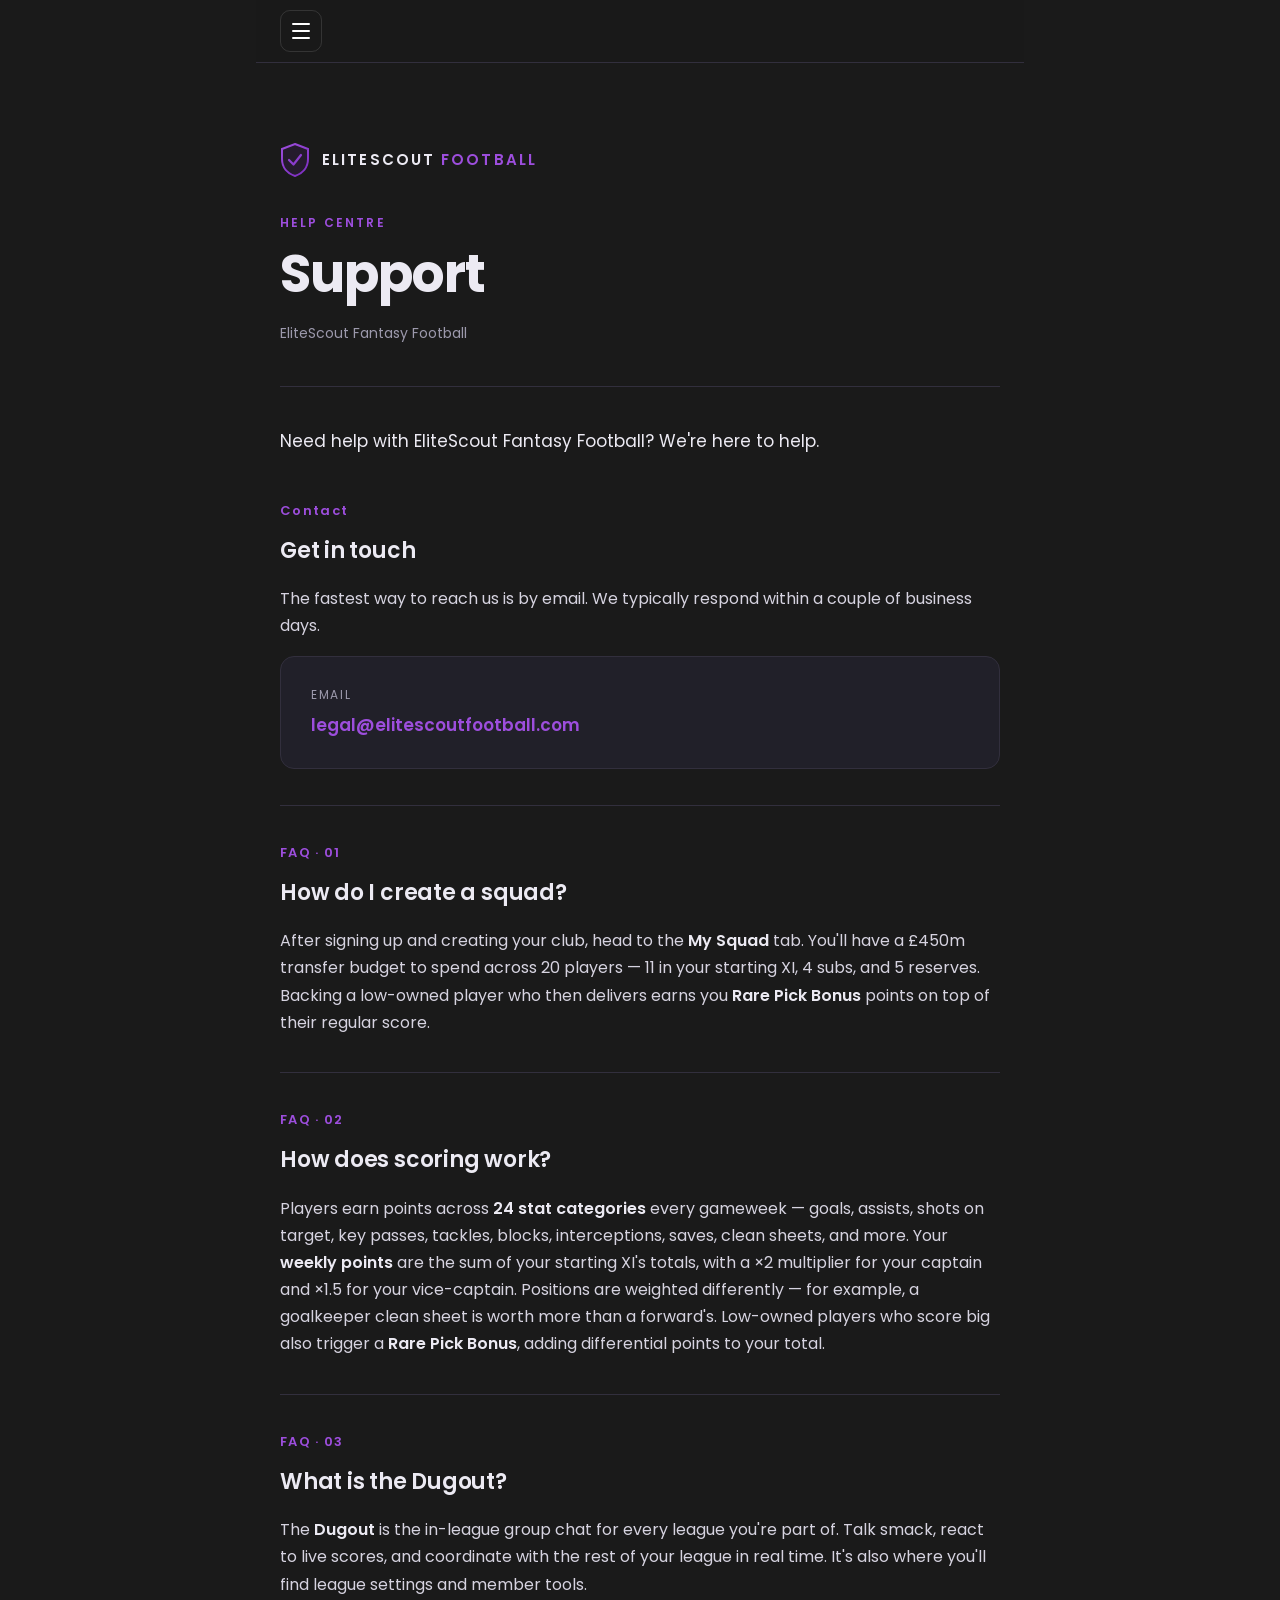
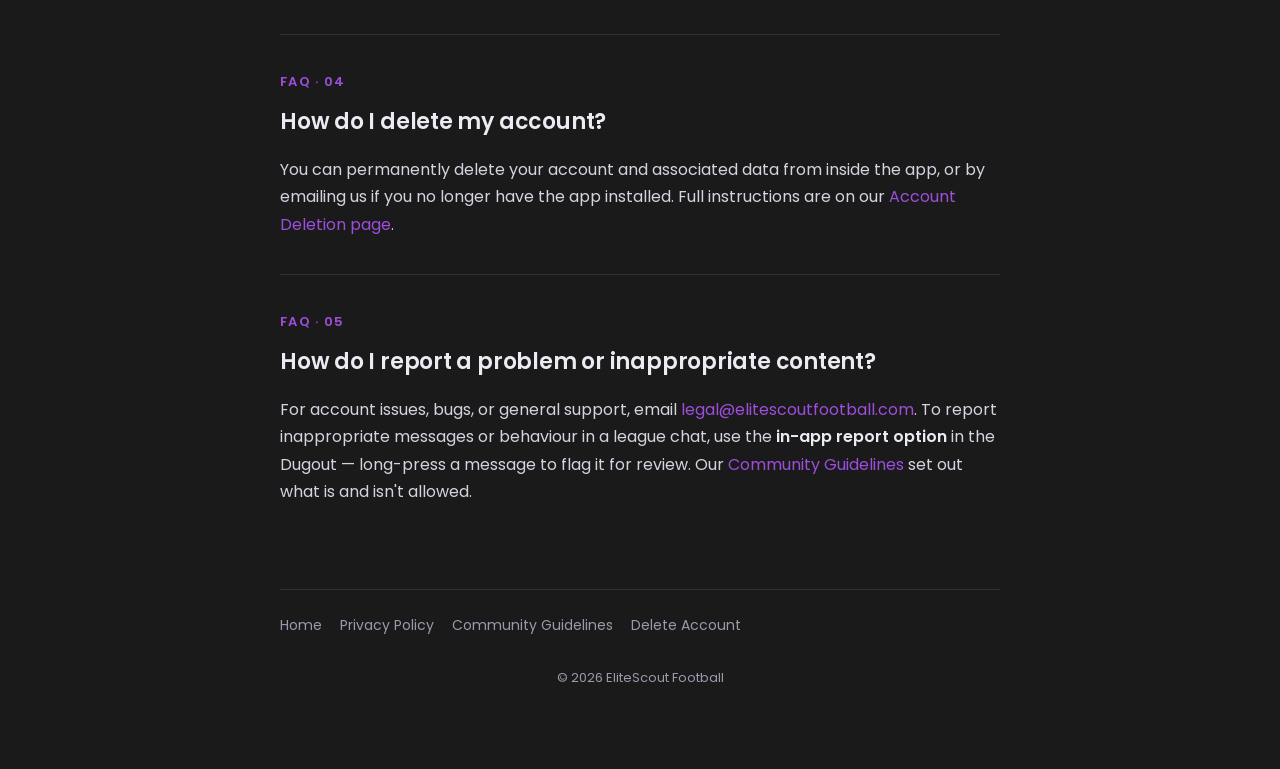
<file: support/index.html>
<!DOCTYPE html>
<html lang="en">
<head>
<meta charset="UTF-8">
<meta name="viewport" content="width=device-width, initial-scale=1.0">
<title>Support — EliteScout Football</title>
<meta name="description" content="Get help with EliteScout Fantasy Football. Contact support, browse FAQs, and find answers to common questions.">
<link rel="preconnect" href="https://fonts.googleapis.com">
<link rel="preconnect" href="https://fonts.gstatic.com" crossorigin>
<link href="https://fonts.googleapis.com/css2?family=Poppins:wght@400;500;600;700&display=swap" rel="stylesheet">
<script src="/nav.js" defer></script>
<style>
  :root {
    --bg: #1A1A1A;
    --surface: #212029;
    --line: #322F3D;
    --purple: #7B2CBF;
    --purple-light: #9D4EDD;
    --text: #ECEAF3;
    --muted: #9C99AC;
    --maxw: 720px;
  }

  * { box-sizing: border-box; margin: 0; padding: 0; }

  html { scroll-behavior: smooth; }

  body {
    background: var(--bg);
    color: var(--text);
    font-family: 'Poppins', system-ui, -apple-system, sans-serif;
    line-height: 1.7;
    -webkit-font-smoothing: antialiased;
    padding: 0 24px 80px;
  }

  .wrap { max-width: var(--maxw); margin: 0 auto; }

  header {
    padding: 56px 0 40px;
    border-bottom: 1px solid var(--line);
    margin-bottom: 8px;
  }

  .mark {
    display: inline-flex;
    align-items: center;
    gap: 12px;
    margin-bottom: 36px;
  }

  .shield { width: 30px; height: 34px; flex: none; }

  .wordmark {
    font-size: 15px;
    font-weight: 600;
    letter-spacing: 0.14em;
    text-transform: uppercase;
    color: var(--text);
  }
  .wordmark span { color: var(--purple-light); }

  .eyebrow {
    font-size: 12px;
    font-weight: 600;
    letter-spacing: 0.18em;
    text-transform: uppercase;
    color: var(--purple-light);
    margin-bottom: 14px;
  }

  h1 {
    font-size: clamp(34px, 7vw, 52px);
    font-weight: 700;
    line-height: 1.05;
    letter-spacing: -0.02em;
    margin-bottom: 20px;
  }

  .updated { font-size: 14px; color: var(--muted); }

  .intro { font-size: 17px; color: var(--text); margin: 40px 0 8px; }

  section {
    padding: 36px 0;
    border-bottom: 1px solid var(--line);
  }
  section:last-of-type { border-bottom: none; }

  .num {
    font-size: 13px;
    font-weight: 600;
    letter-spacing: 0.1em;
    color: var(--purple-light);
    display: block;
    margin-bottom: 10px;
  }

  h2 {
    font-size: 22px;
    font-weight: 600;
    letter-spacing: -0.01em;
    margin-bottom: 16px;
  }

  p { margin-bottom: 14px; color: #D6D3E0; }
  p:last-child { margin-bottom: 0; }

  strong { color: var(--text); font-weight: 600; }

  a { color: var(--purple-light); text-decoration: none; border-bottom: 1px solid transparent; transition: border-color .15s; }
  a:hover { border-bottom-color: var(--purple-light); }

  .contact {
    margin-top: 16px;
    background: var(--surface);
    border: 1px solid var(--line);
    border-radius: 14px;
    padding: 28px 30px;
  }
  .contact h2 { font-size: 18px; margin-bottom: 14px; }
  .contact .label {
    font-size: 12px;
    text-transform: uppercase;
    letter-spacing: 0.14em;
    color: var(--muted);
    margin-bottom: 6px;
  }
  .contact .value { font-size: 17px; font-weight: 600; }

  .footer-links {
    margin-top: 48px;
    padding-top: 24px;
    border-top: 1px solid var(--line);
    display: flex;
    flex-wrap: wrap;
    gap: 18px;
    font-size: 14px;
  }
  .footer-links a { color: var(--muted); }
  .footer-links a:hover { color: var(--purple-light); }

  footer.copy {
    margin-top: 28px;
    font-size: 13px;
    color: var(--muted);
    text-align: center;
  }

  :focus-visible { outline: 2px solid var(--purple-light); outline-offset: 3px; border-radius: 2px; }

  /* Top navigation */
  .topnav {
    position: sticky;
    top: 0;
    z-index: 50;
    margin: 0 -24px 24px;
    padding: 10px 24px;
    background: rgba(26, 26, 26, 0.92);
    backdrop-filter: saturate(140%) blur(8px);
    -webkit-backdrop-filter: saturate(140%) blur(8px);
    border-bottom: 1px solid var(--line);
  }
  .topnav-inner {
    max-width: var(--maxw);
    margin: 0 auto;
    display: flex;
    gap: 4px;
    flex-wrap: wrap;
    font-size: 13px;
  }
  .topnav-link {
    padding: 8px 12px;
    border-radius: 8px;
    color: var(--muted);
    font-weight: 500;
    letter-spacing: 0.02em;
    text-decoration: none;
    white-space: nowrap;
    border-bottom: 1px solid transparent !important;
    transition: background .15s, color .15s;
  }
  .topnav-link:hover {
    color: var(--text);
    background: rgba(123, 44, 191, 0.12);
  }
  .topnav-link.is-active {
    color: var(--purple-light);
    background: rgba(123, 44, 191, 0.18);
  }
  @media (max-width: 520px) {
    .topnav { padding: 8px 16px; }
    .topnav-inner { flex-wrap: nowrap; overflow-x: auto; -webkit-overflow-scrolling: touch; gap: 2px; }
    .topnav-inner::-webkit-scrollbar { display: none; }
  }

  @media (prefers-reduced-motion: reduce) { html { scroll-behavior: auto; } }
</style>
</head>
<body>
<div class="wrap">
  <nav class="topnav" aria-label="Primary">
    <div class="topnav-inner">
      <a class="topnav-link" href="/">Home</a>
      <a class="topnav-link is-active" href="/support">Support</a>
      <a class="topnav-link" href="/community-guidelines">Community</a>
      <a class="topnav-link" href="/terms">Terms</a>
      <a class="topnav-link" href="/contest-terms">Contest Terms</a>
      <a class="topnav-link" href="/delete-account">Delete Account</a>
    </div>
  </nav>
  <header>
    <div class="mark">
      <svg class="shield" viewBox="0 0 30 34" fill="none" xmlns="http://www.w3.org/2000/svg" aria-hidden="true">
        <path d="M15 1L28 6V16C28 24.5 22.5 30.5 15 33C7.5 30.5 2 24.5 2 16V6L15 1Z" stroke="url(#g)" stroke-width="2" fill="rgba(123,44,191,0.12)"/>
        <path d="M9 17L13.5 21.5L21 12" stroke="url(#g)" stroke-width="2.2" stroke-linecap="round" stroke-linejoin="round"/>
        <defs>
          <linearGradient id="g" x1="2" y1="1" x2="28" y2="33" gradientUnits="userSpaceOnUse">
            <stop stop-color="#9D4EDD"/>
            <stop offset="1" stop-color="#7B2CBF"/>
          </linearGradient>
        </defs>
      </svg>
      <span class="wordmark">EliteScout<span> Football</span></span>
    </div>
    <p class="eyebrow">Help Centre</p>
    <h1>Support</h1>
    <p class="updated">EliteScout Fantasy Football</p>
  </header>

  <p class="intro">Need help with EliteScout Fantasy Football? We're here to help.</p>

  <section>
    <span class="num">Contact</span>
    <h2>Get in touch</h2>
    <p>The fastest way to reach us is by email. We typically respond within a couple of business days.</p>
    <div class="contact">
      <div class="label">Email</div>
      <div class="value"><a href="mailto:legal@elitescoutfootball.com">legal@elitescoutfootball.com</a></div>
    </div>
  </section>

  <section>
    <span class="num">FAQ · 01</span>
    <h2>How do I create a squad?</h2>
    <p>After signing up and creating your club, head to the <strong>My Squad</strong> tab. You'll have a £450m transfer budget to spend across 20 players — 11 in your starting XI, 4 subs, and 5 reserves. Backing a low-owned player who then delivers earns you <strong>Rare Pick Bonus</strong> points on top of their regular score.</p>
  </section>

  <section>
    <span class="num">FAQ · 02</span>
    <h2>How does scoring work?</h2>
    <p>Players earn points across <strong>24 stat categories</strong> every gameweek — goals, assists, shots on target, key passes, tackles, blocks, interceptions, saves, clean sheets, and more. Your <strong>weekly points</strong> are the sum of your starting XI's totals, with a ×2 multiplier for your captain and ×1.5 for your vice-captain. Positions are weighted differently — for example, a goalkeeper clean sheet is worth more than a forward's. Low-owned players who score big also trigger a <strong>Rare Pick Bonus</strong>, adding differential points to your total.</p>
  </section>

  <section>
    <span class="num">FAQ · 03</span>
    <h2>What is the Dugout?</h2>
    <p>The <strong>Dugout</strong> is the in-league group chat for every league you're part of. Talk smack, react to live scores, and coordinate with the rest of your league in real time. It's also where you'll find league settings and member tools.</p>
  </section>

  <section>
    <span class="num">FAQ · 04</span>
    <h2>How do I delete my account?</h2>
    <p>You can permanently delete your account and associated data from inside the app, or by emailing us if you no longer have the app installed. Full instructions are on our <a href="/delete-account">Account Deletion page</a>.</p>
  </section>

  <section>
    <span class="num">FAQ · 05</span>
    <h2>How do I report a problem or inappropriate content?</h2>
    <p>For account issues, bugs, or general support, email <a href="mailto:legal@elitescoutfootball.com">legal@elitescoutfootball.com</a>. To report inappropriate messages or behaviour in a league chat, use the <strong>in-app report option</strong> in the Dugout — long-press a message to flag it for review. Our <a href="/community-guidelines">Community Guidelines</a> set out what is and isn't allowed.</p>
  </section>

  <nav class="footer-links" aria-label="Site links">
    <a href="/">Home</a>
    <a href="https://www.iubenda.com/privacy-policy/25225268/full-legal">Privacy Policy</a>
    <a href="/community-guidelines">Community Guidelines</a>
    <a href="/delete-account">Delete Account</a>
  </nav>

  <footer class="copy">© <span id="y"></span> EliteScout Football</footer>
</div>
<script>document.getElementById('y').textContent = new Date().getFullYear();</script>
</body>
</html>
</file>
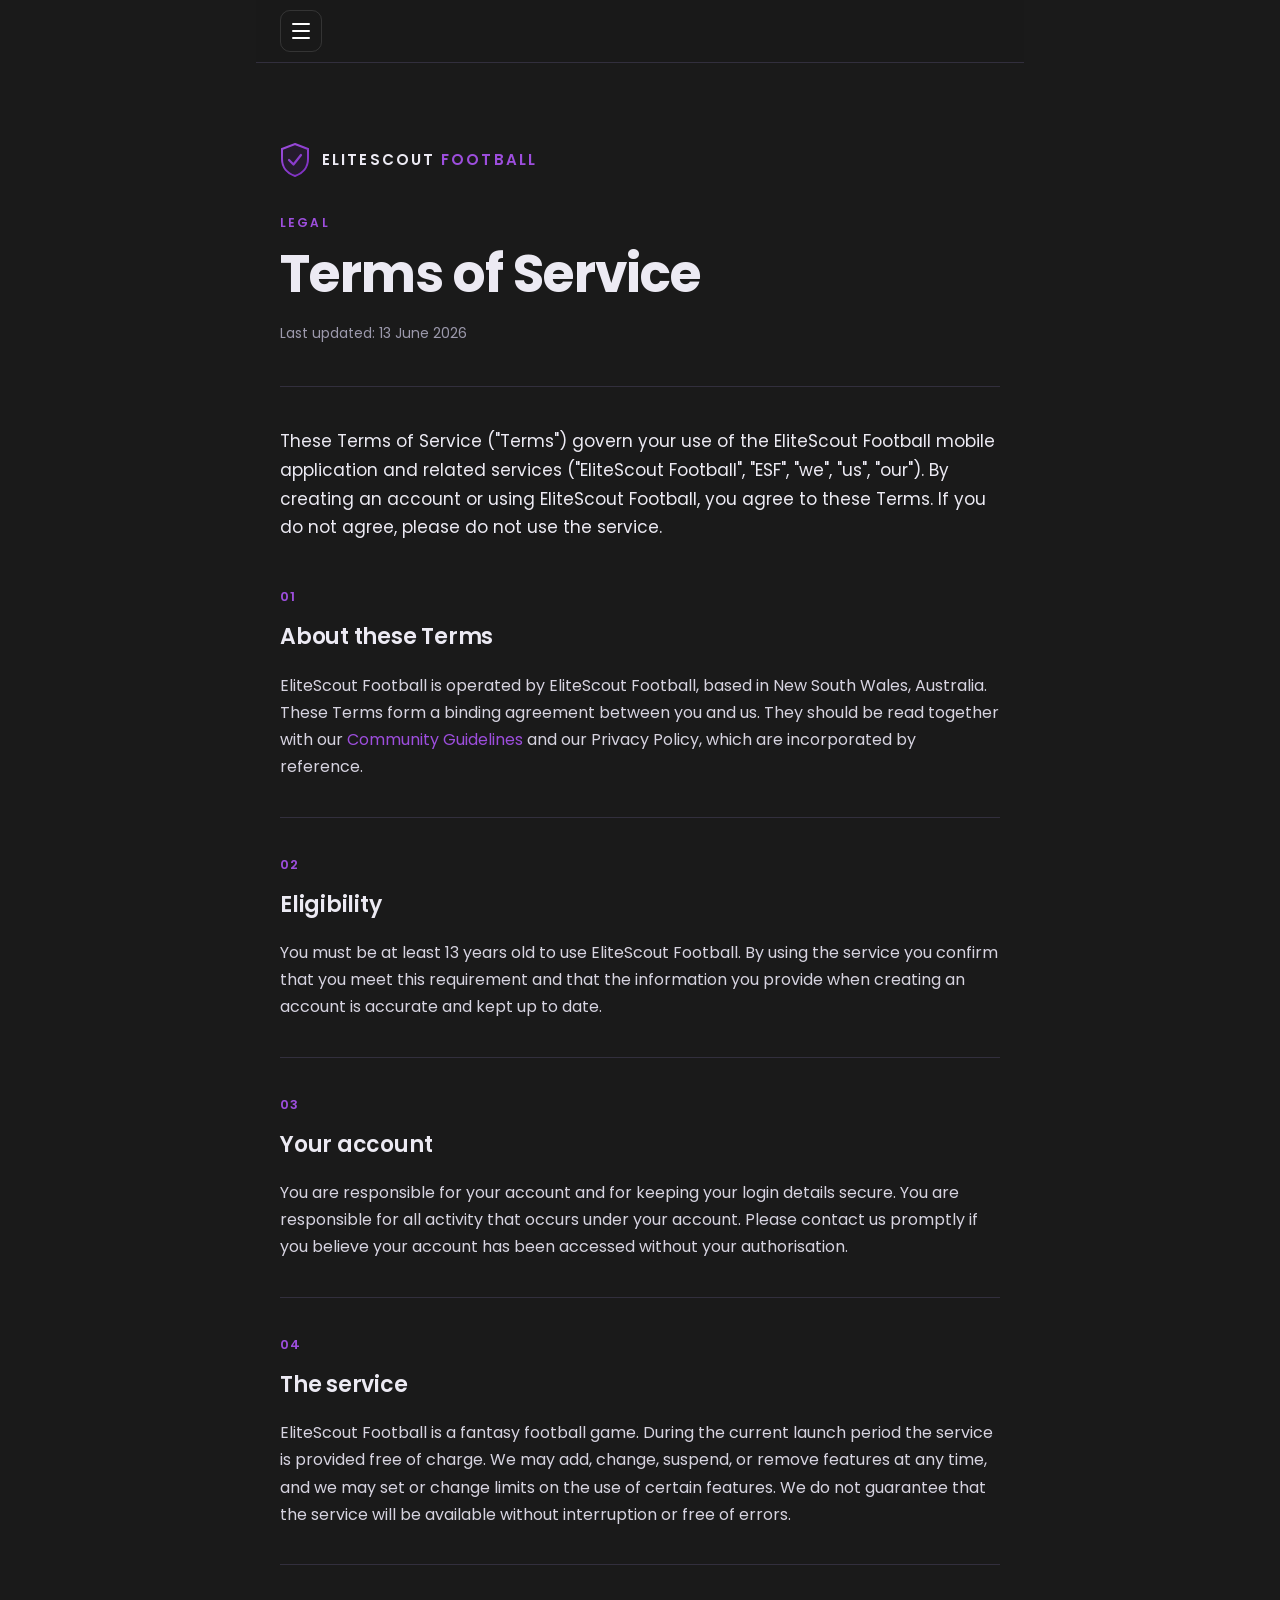
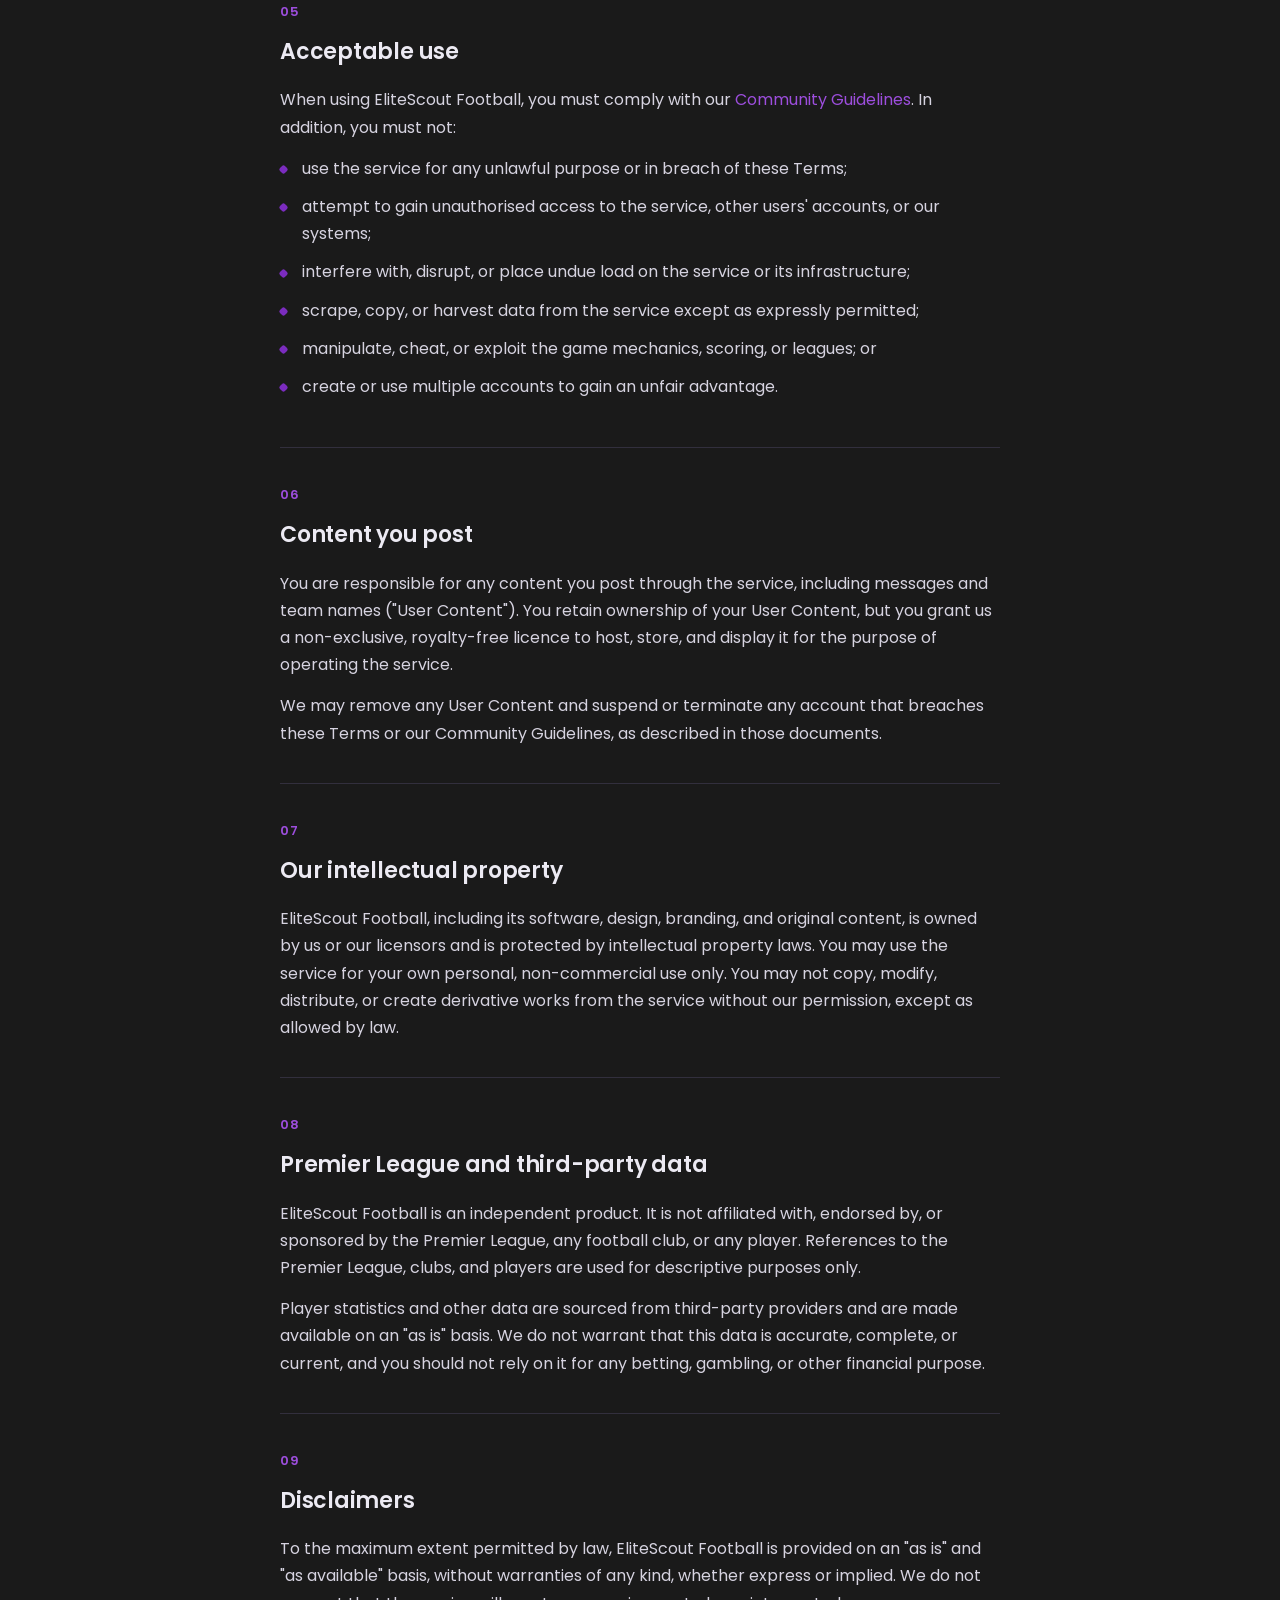
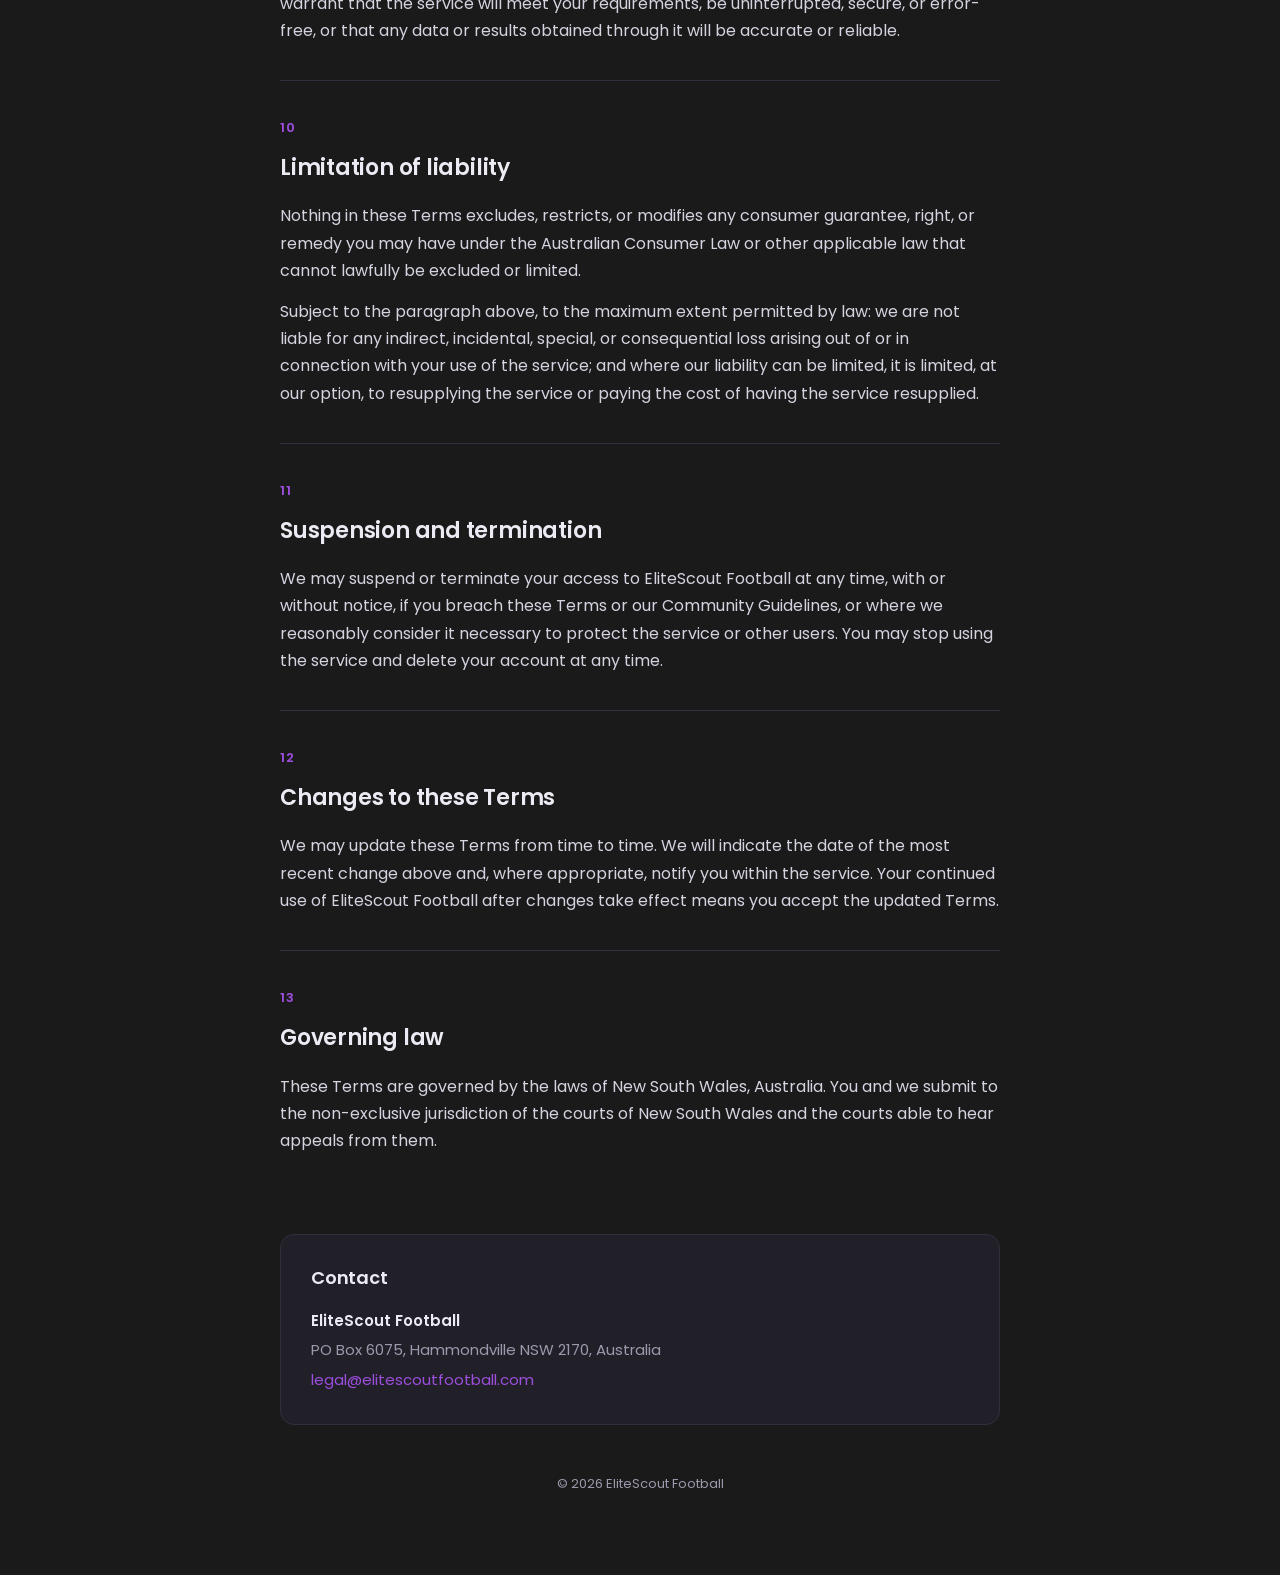
<file: terms/index.html>
<!DOCTYPE html>
<html lang="en">
<head>
<meta charset="UTF-8">
<meta name="viewport" content="width=device-width, initial-scale=1.0">
<title>Terms of Service — EliteScout Football</title>
<meta name="description" content="The terms that govern your use of EliteScout Football.">
<link rel="preconnect" href="https://fonts.googleapis.com">
<link rel="preconnect" href="https://fonts.gstatic.com" crossorigin>
<link href="https://fonts.googleapis.com/css2?family=Poppins:wght@400;500;600;700&display=swap" rel="stylesheet">
<script src="/nav.js" defer></script>
<style>
  :root {
    --bg: #1A1A1A;
    --surface: #212029;
    --line: #322F3D;
    --purple: #7B2CBF;
    --purple-light: #9D4EDD;
    --text: #ECEAF3;
    --muted: #9C99AC;
    --maxw: 720px;
  }

  * { box-sizing: border-box; margin: 0; padding: 0; }

  html { scroll-behavior: smooth; }

  body {
    background: var(--bg);
    color: var(--text);
    font-family: 'Poppins', system-ui, -apple-system, sans-serif;
    line-height: 1.7;
    -webkit-font-smoothing: antialiased;
    padding: 0 24px 80px;
  }

  .wrap { max-width: var(--maxw); margin: 0 auto; }

  header {
    padding: 56px 0 40px;
    border-bottom: 1px solid var(--line);
    margin-bottom: 8px;
  }

  .mark {
    display: inline-flex;
    align-items: center;
    gap: 12px;
    margin-bottom: 36px;
  }

  .shield { width: 30px; height: 34px; flex: none; }

  .wordmark {
    font-size: 15px;
    font-weight: 600;
    letter-spacing: 0.14em;
    text-transform: uppercase;
    color: var(--text);
  }
  .wordmark span { color: var(--purple-light); }

  .eyebrow {
    font-size: 12px;
    font-weight: 600;
    letter-spacing: 0.18em;
    text-transform: uppercase;
    color: var(--purple-light);
    margin-bottom: 14px;
  }

  h1 {
    font-size: clamp(34px, 7vw, 52px);
    font-weight: 700;
    line-height: 1.05;
    letter-spacing: -0.02em;
    margin-bottom: 20px;
  }

  .updated { font-size: 14px; color: var(--muted); }

  .intro { font-size: 17px; color: var(--text); margin: 40px 0 8px; }

  section {
    padding: 36px 0;
    border-bottom: 1px solid var(--line);
  }
  section:last-of-type { border-bottom: none; }

  .num {
    font-size: 13px;
    font-weight: 600;
    letter-spacing: 0.1em;
    color: var(--purple-light);
    display: block;
    margin-bottom: 10px;
  }

  h2 {
    font-size: 22px;
    font-weight: 600;
    letter-spacing: -0.01em;
    margin-bottom: 16px;
  }

  p { margin-bottom: 14px; color: #D6D3E0; }
  p:last-child { margin-bottom: 0; }

  ul { list-style: none; margin: 8px 0 0; }

  li {
    position: relative;
    padding-left: 22px;
    margin-bottom: 11px;
    color: #D6D3E0;
  }

  li::before {
    content: "";
    position: absolute;
    left: 0;
    top: 0.7em;
    width: 7px; height: 7px;
    border-radius: 2px;
    background: var(--purple);
    transform: rotate(45deg);
  }

  strong { color: var(--text); font-weight: 600; }

  a { color: var(--purple-light); text-decoration: none; border-bottom: 1px solid transparent; transition: border-color .15s; }
  a:hover { border-bottom-color: var(--purple-light); }

  .contact {
    margin-top: 44px;
    background: var(--surface);
    border: 1px solid var(--line);
    border-radius: 14px;
    padding: 28px 30px;
  }
  .contact h2 { font-size: 18px; margin-bottom: 14px; }
  .contact p { font-size: 15px; margin-bottom: 4px; color: var(--muted); }
  .contact .org { color: var(--text); font-weight: 600; }

  footer {
    margin-top: 48px;
    font-size: 13px;
    color: var(--muted);
    text-align: center;
  }

  :focus-visible { outline: 2px solid var(--purple-light); outline-offset: 3px; border-radius: 2px; }

  /* Top navigation */
  .topnav {
    position: sticky;
    top: 0;
    z-index: 50;
    margin: 0 -24px 24px;
    padding: 10px 24px;
    background: rgba(26, 26, 26, 0.92);
    backdrop-filter: saturate(140%) blur(8px);
    -webkit-backdrop-filter: saturate(140%) blur(8px);
    border-bottom: 1px solid var(--line);
  }
  .topnav-inner {
    max-width: var(--maxw);
    margin: 0 auto;
    display: flex;
    gap: 4px;
    flex-wrap: wrap;
    font-size: 13px;
  }
  .topnav-link {
    padding: 8px 12px;
    border-radius: 8px;
    color: var(--muted);
    font-weight: 500;
    letter-spacing: 0.02em;
    text-decoration: none;
    white-space: nowrap;
    border-bottom: 1px solid transparent !important;
    transition: background .15s, color .15s;
  }
  .topnav-link:hover {
    color: var(--text);
    background: rgba(123, 44, 191, 0.12);
  }
  .topnav-link.is-active {
    color: var(--purple-light);
    background: rgba(123, 44, 191, 0.18);
  }
  @media (max-width: 520px) {
    .topnav { padding: 8px 16px; }
    .topnav-inner { flex-wrap: nowrap; overflow-x: auto; -webkit-overflow-scrolling: touch; gap: 2px; }
    .topnav-inner::-webkit-scrollbar { display: none; }
  }

  @media (prefers-reduced-motion: reduce) { html { scroll-behavior: auto; } }
</style>
</head>
<body>
<div class="wrap">
  <nav class="topnav" aria-label="Primary">
    <div class="topnav-inner">
      <a class="topnav-link" href="/">Home</a>
      <a class="topnav-link" href="/support">Support</a>
      <a class="topnav-link" href="/community-guidelines">Community</a>
      <a class="topnav-link is-active" href="/terms">Terms</a>
      <a class="topnav-link" href="/contest-terms">Contest Terms</a>
      <a class="topnav-link" href="/delete-account">Delete Account</a>
    </div>
  </nav>
  <header>
    <div class="mark">
      <svg class="shield" viewBox="0 0 30 34" fill="none" xmlns="http://www.w3.org/2000/svg" aria-hidden="true">
        <path d="M15 1L28 6V16C28 24.5 22.5 30.5 15 33C7.5 30.5 2 24.5 2 16V6L15 1Z" stroke="url(#g)" stroke-width="2" fill="rgba(123,44,191,0.12)"/>
        <path d="M9 17L13.5 21.5L21 12" stroke="url(#g)" stroke-width="2.2" stroke-linecap="round" stroke-linejoin="round"/>
        <defs>
          <linearGradient id="g" x1="2" y1="1" x2="28" y2="33" gradientUnits="userSpaceOnUse">
            <stop stop-color="#9D4EDD"/>
            <stop offset="1" stop-color="#7B2CBF"/>
          </linearGradient>
        </defs>
      </svg>
      <span class="wordmark">EliteScout<span> Football</span></span>
    </div>
    <p class="eyebrow">Legal</p>
    <h1>Terms of Service</h1>
    <p class="updated">Last updated: 13 June 2026</p>
  </header>

  <p class="intro">These Terms of Service ("Terms") govern your use of the EliteScout Football mobile application and related services ("EliteScout Football", "ESF", "we", "us", "our"). By creating an account or using EliteScout Football, you agree to these Terms. If you do not agree, please do not use the service.</p>

  <section>
    <span class="num">01</span>
    <h2>About these Terms</h2>
    <p>EliteScout Football is operated by EliteScout Football, based in New South Wales, Australia. These Terms form a binding agreement between you and us. They should be read together with our <a href="https://elitescoutfootball.com/community-guidelines">Community Guidelines</a> and our Privacy Policy, which are incorporated by reference.</p>
  </section>

  <section>
    <span class="num">02</span>
    <h2>Eligibility</h2>
    <p>You must be at least 13 years old to use EliteScout Football. By using the service you confirm that you meet this requirement and that the information you provide when creating an account is accurate and kept up to date.</p>
  </section>

  <section>
    <span class="num">03</span>
    <h2>Your account</h2>
    <p>You are responsible for your account and for keeping your login details secure. You are responsible for all activity that occurs under your account. Please contact us promptly if you believe your account has been accessed without your authorisation.</p>
  </section>

  <section>
    <span class="num">04</span>
    <h2>The service</h2>
    <p>EliteScout Football is a fantasy football game. During the current launch period the service is provided free of charge. We may add, change, suspend, or remove features at any time, and we may set or change limits on the use of certain features. We do not guarantee that the service will be available without interruption or free of errors.</p>
  </section>

  <section>
    <span class="num">05</span>
    <h2>Acceptable use</h2>
    <p>When using EliteScout Football, you must comply with our <a href="https://elitescoutfootball.com/community-guidelines">Community Guidelines</a>. In addition, you must not:</p>
    <ul>
      <li>use the service for any unlawful purpose or in breach of these Terms;</li>
      <li>attempt to gain unauthorised access to the service, other users' accounts, or our systems;</li>
      <li>interfere with, disrupt, or place undue load on the service or its infrastructure;</li>
      <li>scrape, copy, or harvest data from the service except as expressly permitted;</li>
      <li>manipulate, cheat, or exploit the game mechanics, scoring, or leagues; or</li>
      <li>create or use multiple accounts to gain an unfair advantage.</li>
    </ul>
  </section>

  <section>
    <span class="num">06</span>
    <h2>Content you post</h2>
    <p>You are responsible for any content you post through the service, including messages and team names ("User Content"). You retain ownership of your User Content, but you grant us a non-exclusive, royalty-free licence to host, store, and display it for the purpose of operating the service.</p>
    <p>We may remove any User Content and suspend or terminate any account that breaches these Terms or our Community Guidelines, as described in those documents.</p>
  </section>

  <section>
    <span class="num">07</span>
    <h2>Our intellectual property</h2>
    <p>EliteScout Football, including its software, design, branding, and original content, is owned by us or our licensors and is protected by intellectual property laws. You may use the service for your own personal, non-commercial use only. You may not copy, modify, distribute, or create derivative works from the service without our permission, except as allowed by law.</p>
  </section>

  <section>
    <span class="num">08</span>
    <h2>Premier League and third-party data</h2>
    <p>EliteScout Football is an independent product. It is not affiliated with, endorsed by, or sponsored by the Premier League, any football club, or any player. References to the Premier League, clubs, and players are used for descriptive purposes only.</p>
    <p>Player statistics and other data are sourced from third-party providers and are made available on an "as is" basis. We do not warrant that this data is accurate, complete, or current, and you should not rely on it for any betting, gambling, or other financial purpose.</p>
  </section>

  <section>
    <span class="num">09</span>
    <h2>Disclaimers</h2>
    <p>To the maximum extent permitted by law, EliteScout Football is provided on an "as is" and "as available" basis, without warranties of any kind, whether express or implied. We do not warrant that the service will meet your requirements, be uninterrupted, secure, or error-free, or that any data or results obtained through it will be accurate or reliable.</p>
  </section>

  <section>
    <span class="num">10</span>
    <h2>Limitation of liability</h2>
    <p>Nothing in these Terms excludes, restricts, or modifies any consumer guarantee, right, or remedy you may have under the Australian Consumer Law or other applicable law that cannot lawfully be excluded or limited.</p>
    <p>Subject to the paragraph above, to the maximum extent permitted by law: we are not liable for any indirect, incidental, special, or consequential loss arising out of or in connection with your use of the service; and where our liability can be limited, it is limited, at our option, to resupplying the service or paying the cost of having the service resupplied.</p>
  </section>

  <section>
    <span class="num">11</span>
    <h2>Suspension and termination</h2>
    <p>We may suspend or terminate your access to EliteScout Football at any time, with or without notice, if you breach these Terms or our Community Guidelines, or where we reasonably consider it necessary to protect the service or other users. You may stop using the service and delete your account at any time.</p>
  </section>

  <section>
    <span class="num">12</span>
    <h2>Changes to these Terms</h2>
    <p>We may update these Terms from time to time. We will indicate the date of the most recent change above and, where appropriate, notify you within the service. Your continued use of EliteScout Football after changes take effect means you accept the updated Terms.</p>
  </section>

  <section>
    <span class="num">13</span>
    <h2>Governing law</h2>
    <p>These Terms are governed by the laws of New South Wales, Australia. You and we submit to the non-exclusive jurisdiction of the courts of New South Wales and the courts able to hear appeals from them.</p>
  </section>

  <div class="contact">
    <h2>Contact</h2>
    <p class="org">EliteScout Football</p>
    <p>PO Box 6075, Hammondville NSW 2170, Australia</p>
    <p><a href="mailto:legal@elitescoutfootball.com">legal@elitescoutfootball.com</a></p>
  </div>

  <footer>© 2026 EliteScout Football</footer>
</div>
</body>
</html>
</file>
